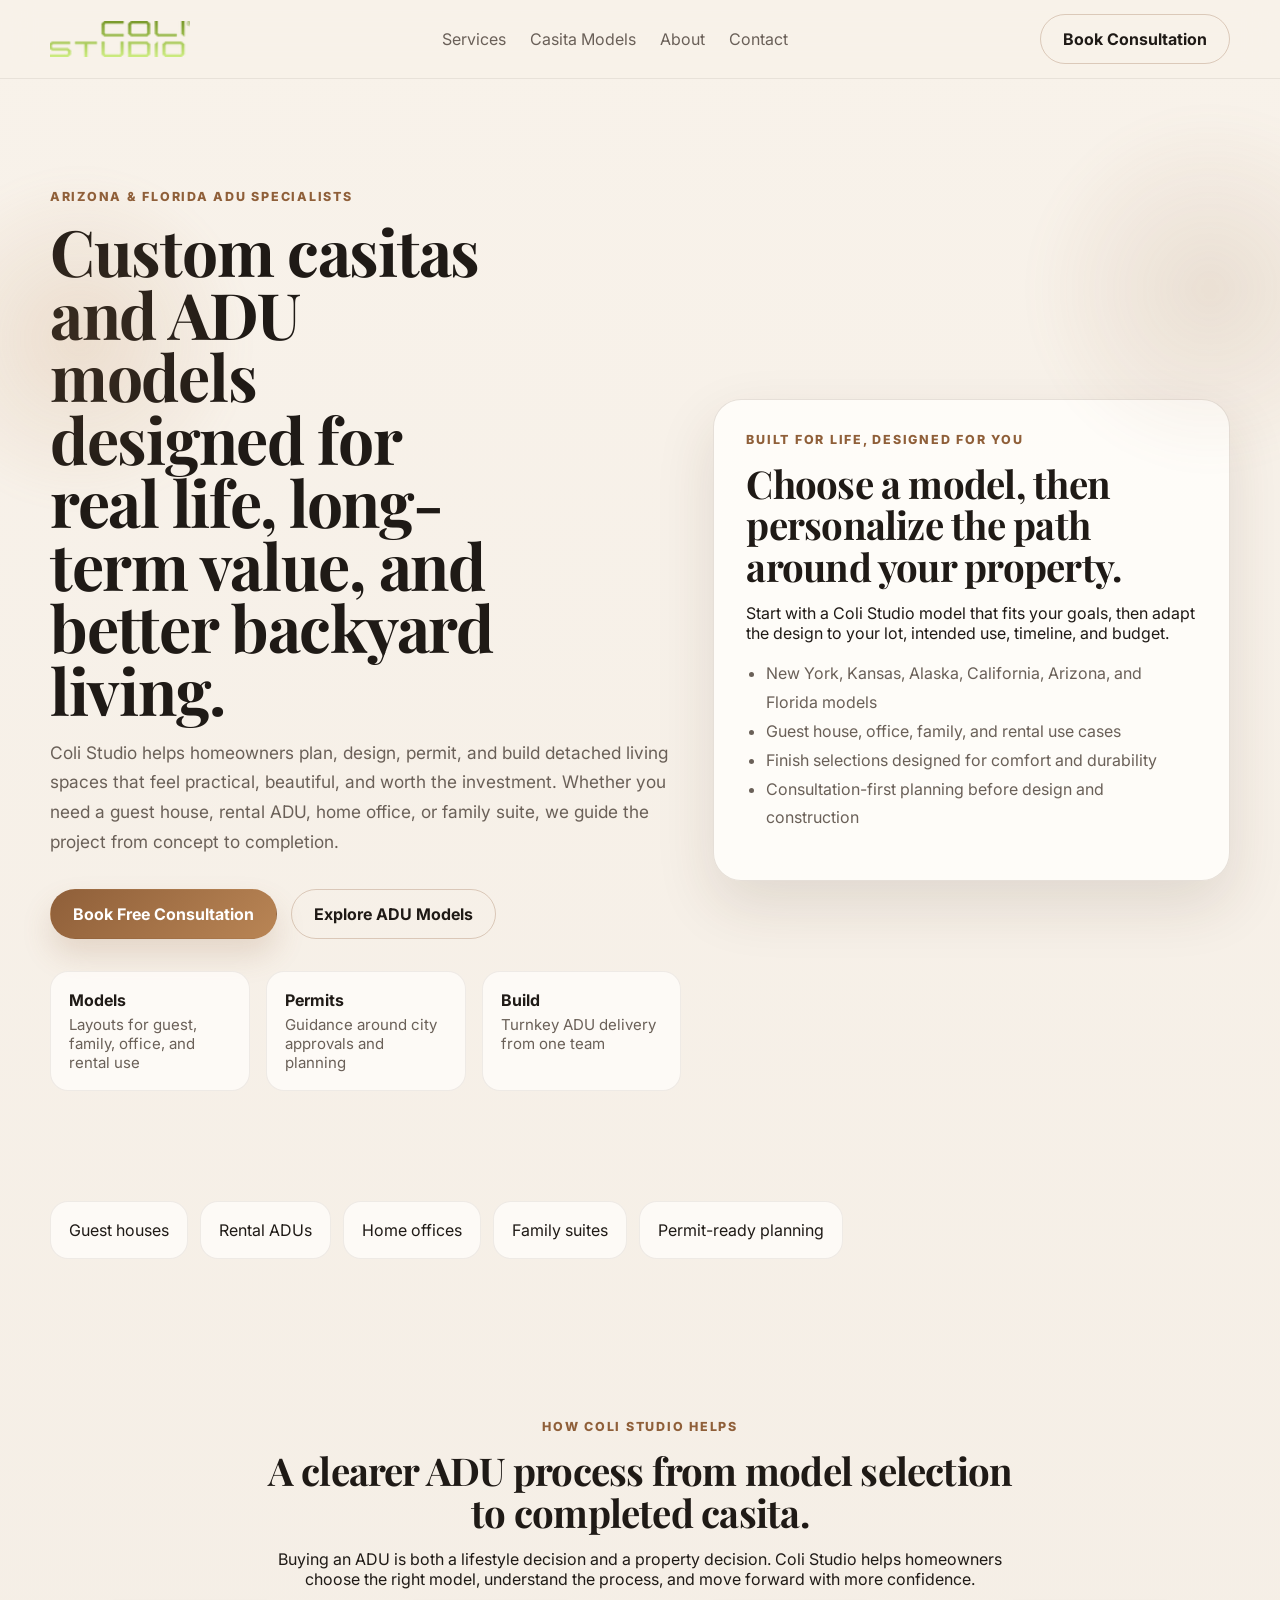
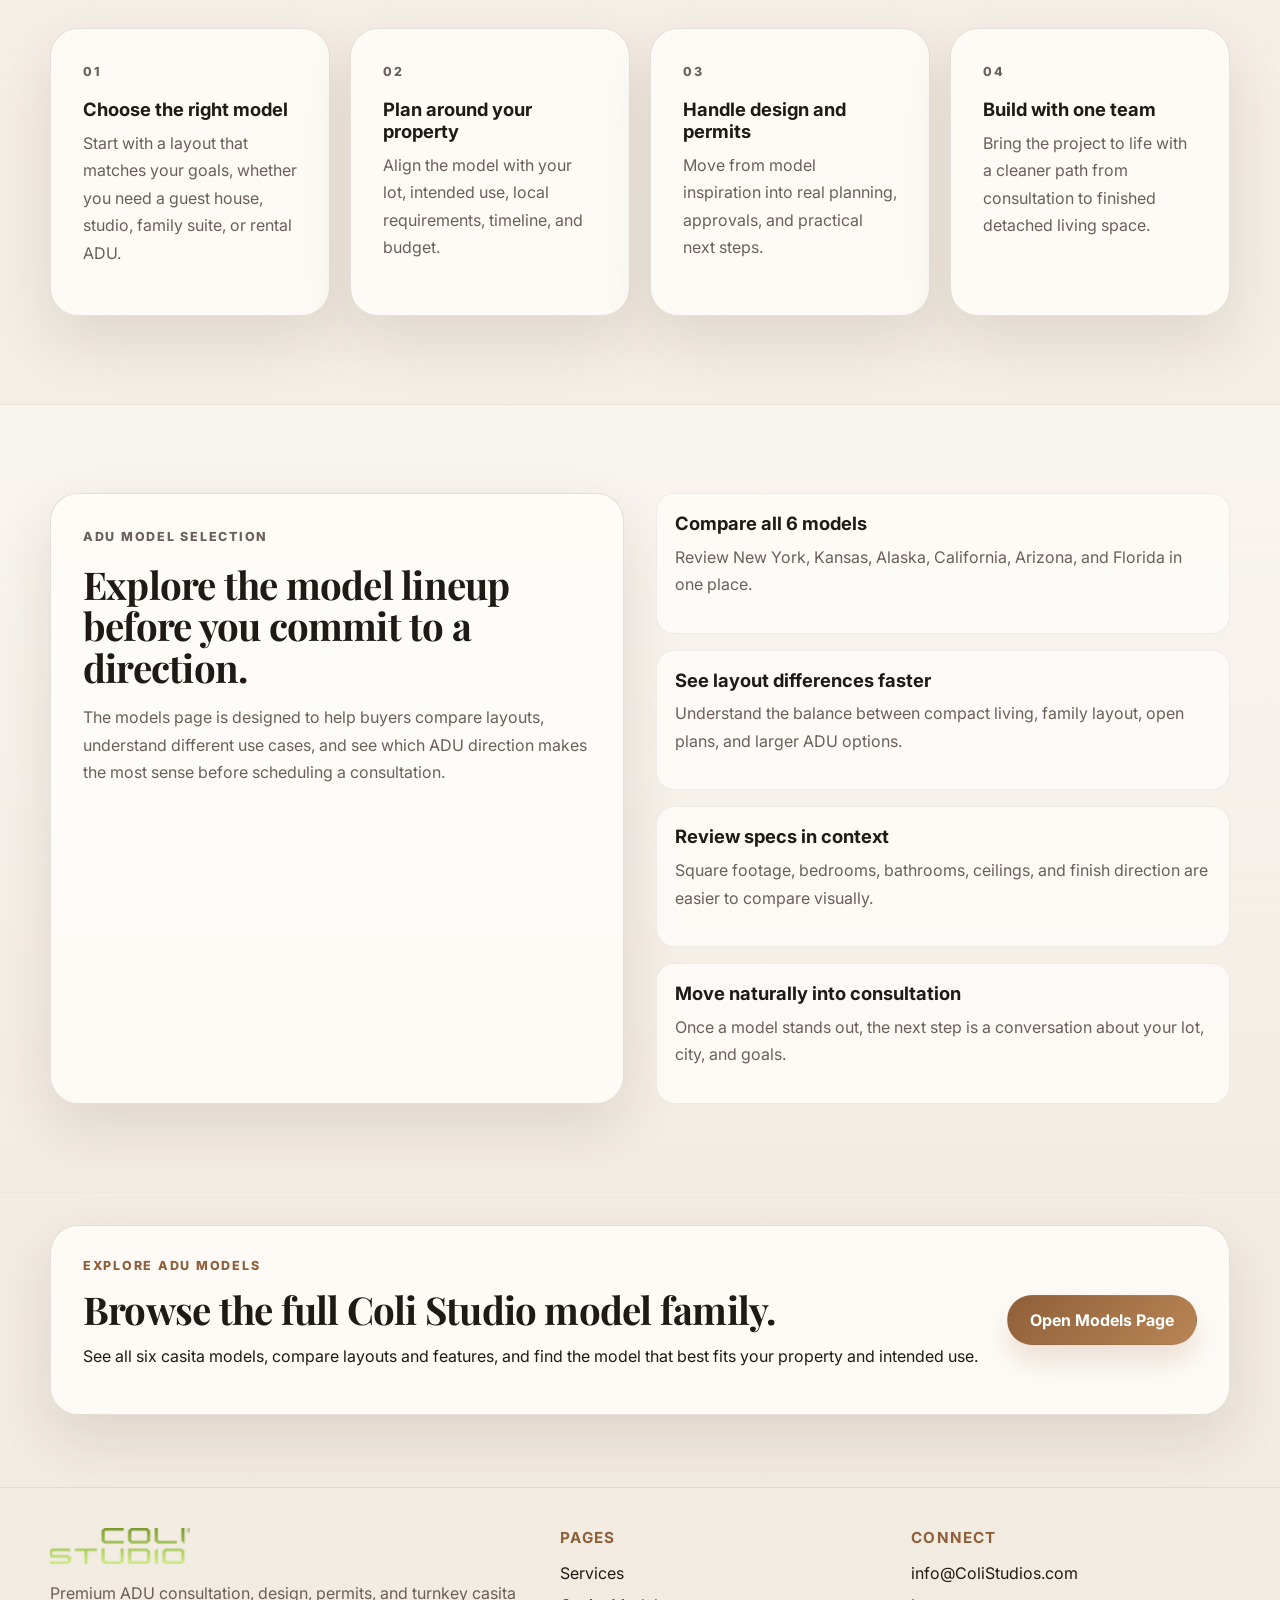
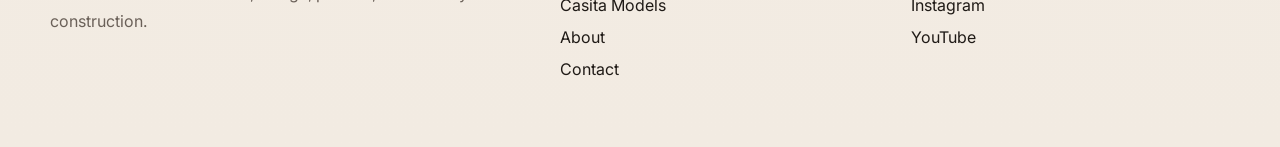
<file: index.html>
<!DOCTYPE html>
<html lang="en">
  <head>
    <meta charset="UTF-8" />
    <meta name="viewport" content="width=device-width, initial-scale=1.0" />
    <title>Coli Studio | Premium ADU Design, Permits & Casita Construction</title>
    <meta name="description" content="Coli Studio designs and builds custom casitas and ADUs in Arizona and Florida, from consultation and permits to turnkey construction." />
    <link rel="icon" type="image/png" href="assets/favicon.png" />
    <link rel="preconnect" href="https://fonts.googleapis.com" />
    <link rel="preconnect" href="https://fonts.gstatic.com" crossorigin />
    <link href="https://fonts.googleapis.com/css2?family=Inter:wght@400;500;600;700;800&family=Playfair+Display:wght@600;700&display=swap" rel="stylesheet" />
    <link rel="stylesheet" href="styles.css" />
  </head>
  <body>
    <header class="site-header">
      <div class="container nav">
        <a class="brand" href="index.html"><img src="assets/logo.png" alt="Coli Studio logo" /></a>
        <nav class="nav-links" aria-label="Primary navigation">
          <a href="services.html">Services</a>
          <a href="models.html">Casita Models</a>
          <a href="about.html">About</a>
          <a href="contact.html">Contact</a>
        </nav>
        <a class="button button-outline" href="https://www.coli-studio.com/booking-calendar/information-appointment">Book Consultation</a>
      </div>
    </header>

    <main>
      <section class="hero home-hero">
        <div class="hero-glow hero-glow-left"></div>
        <div class="hero-glow hero-glow-right"></div>
        <div class="container hero-grid">
          <div class="hero-copy">
            <p class="eyebrow">Arizona & Florida ADU specialists</p>
            <h1>Custom casitas and ADU models designed for real life, long-term value, and better backyard living.</h1>
            <p class="hero-text large">
              Coli Studio helps homeowners plan, design, permit, and build detached living spaces
              that feel practical, beautiful, and worth the investment. Whether you need a guest
              house, rental ADU, home office, or family suite, we guide the project from concept to completion.
            </p>
            <div class="hero-actions">
              <a class="button" href="https://www.coli-studio.com/booking-calendar/information-appointment">Book Free Consultation</a>
              <a class="button button-outline" href="models.html">Explore ADU Models</a>
            </div>
            <div class="trust-strip">
              <div><strong>Models</strong><span>Layouts for guest, family, office, and rental use</span></div>
              <div><strong>Permits</strong><span>Guidance around city approvals and planning</span></div>
              <div><strong>Build</strong><span>Turnkey ADU delivery from one team</span></div>
            </div>
          </div>
          <div class="hero-panel glow-card architectural-panel">
            <div class="panel-label">Built for life, designed for you</div>
            <h2>Choose a model, then personalize the path around your property.</h2>
            <p>Start with a Coli Studio model that fits your goals, then adapt the design to your lot, intended use, timeline, and budget.</p>
            <ul>
              <li>New York, Kansas, Alaska, California, Arizona, and Florida models</li>
              <li>Guest house, office, family, and rental use cases</li>
              <li>Finish selections designed for comfort and durability</li>
              <li>Consultation-first planning before design and construction</li>
            </ul>
          </div>
        </div>
      </section>

      <section class="section section-tight">
        <div class="container logo-strip">
          <span>Guest houses</span>
          <span>Rental ADUs</span>
          <span>Home offices</span>
          <span>Family suites</span>
          <span>Permit-ready planning</span>
        </div>
      </section>

      <section class="section">
        <div class="container">
          <div class="section-heading narrow center-text">
            <p class="eyebrow">How Coli Studio helps</p>
            <h2>A clearer ADU process from model selection to completed casita.</h2>
            <p>Buying an ADU is both a lifestyle decision and a property decision. Coli Studio helps homeowners choose the right model, understand the process, and move forward with more confidence.</p>
          </div>
          <div class="card-grid four-up">
            <article class="service-card glow-card"><p class="card-kicker">01</p><h3>Choose the right model</h3><p>Start with a layout that matches your goals, whether you need a guest house, studio, family suite, or rental ADU.</p></article>
            <article class="service-card glow-card"><p class="card-kicker">02</p><h3>Plan around your property</h3><p>Align the model with your lot, intended use, local requirements, timeline, and budget.</p></article>
            <article class="service-card glow-card"><p class="card-kicker">03</p><h3>Handle design and permits</h3><p>Move from model inspiration into real planning, approvals, and practical next steps.</p></article>
            <article class="service-card glow-card"><p class="card-kicker">04</p><h3>Build with one team</h3><p>Bring the project to life with a cleaner path from consultation to finished detached living space.</p></article>
          </div>
        </div>
      </section>

      <section class="section section-contrast">
        <div class="container two-col emphasis-grid">
          <div class="glow-card statement-card">
            <p class="eyebrow">ADU model selection</p>
            <h2>Explore the model lineup before you commit to a direction.</h2>
            <p>The models page is designed to help buyers compare layouts, understand different use cases, and see which ADU direction makes the most sense before scheduling a consultation.</p>
          </div>
          <div class="benefits-list">
            <div class="benefit-item"><h3>Compare all 6 models</h3><p>Review New York, Kansas, Alaska, California, Arizona, and Florida in one place.</p></div>
            <div class="benefit-item"><h3>See layout differences faster</h3><p>Understand the balance between compact living, family layout, open plans, and larger ADU options.</p></div>
            <div class="benefit-item"><h3>Review specs in context</h3><p>Square footage, bedrooms, bathrooms, ceilings, and finish direction are easier to compare visually.</p></div>
            <div class="benefit-item"><h3>Move naturally into consultation</h3><p>Once a model stands out, the next step is a conversation about your lot, city, and goals.</p></div>
          </div>
        </div>
      </section>

      <section class="section section-tight">
        <div class="container cta-band glow-card">
          <div>
            <p class="eyebrow">Explore ADU models</p>
            <h2>Browse the full Coli Studio model family.</h2>
            <p>See all six casita models, compare layouts and features, and find the model that best fits your property and intended use.</p>
          </div>
          <a class="button" href="models.html">Open Models Page</a>
        </div>
      </section>
    </main>

    <footer class="site-footer">
      <div class="container footer-grid">
        <div>
          <div class="brand footer-brand"><img src="assets/logo.png" alt="Coli Studio logo" /></div>
          <p>Premium ADU consultation, design, permits, and turnkey casita construction.</p>
        </div>
        <div>
          <h3>Pages</h3>
          <a href="services.html">Services</a>
          <a href="models.html">Casita Models</a>
          <a href="about.html">About</a>
          <a href="contact.html">Contact</a>
        </div>
        <div>
          <h3>Connect</h3>
          <a href="mailto:info@ColiStudios.com">info@ColiStudios.com</a>
          <a href="https://www.instagram.com/coli__studio/">Instagram</a>
          <a href="https://www.youtube.com/@ColiStudios">YouTube</a>
        </div>
      </div>
    </footer>
  </body>
</html>
</file>
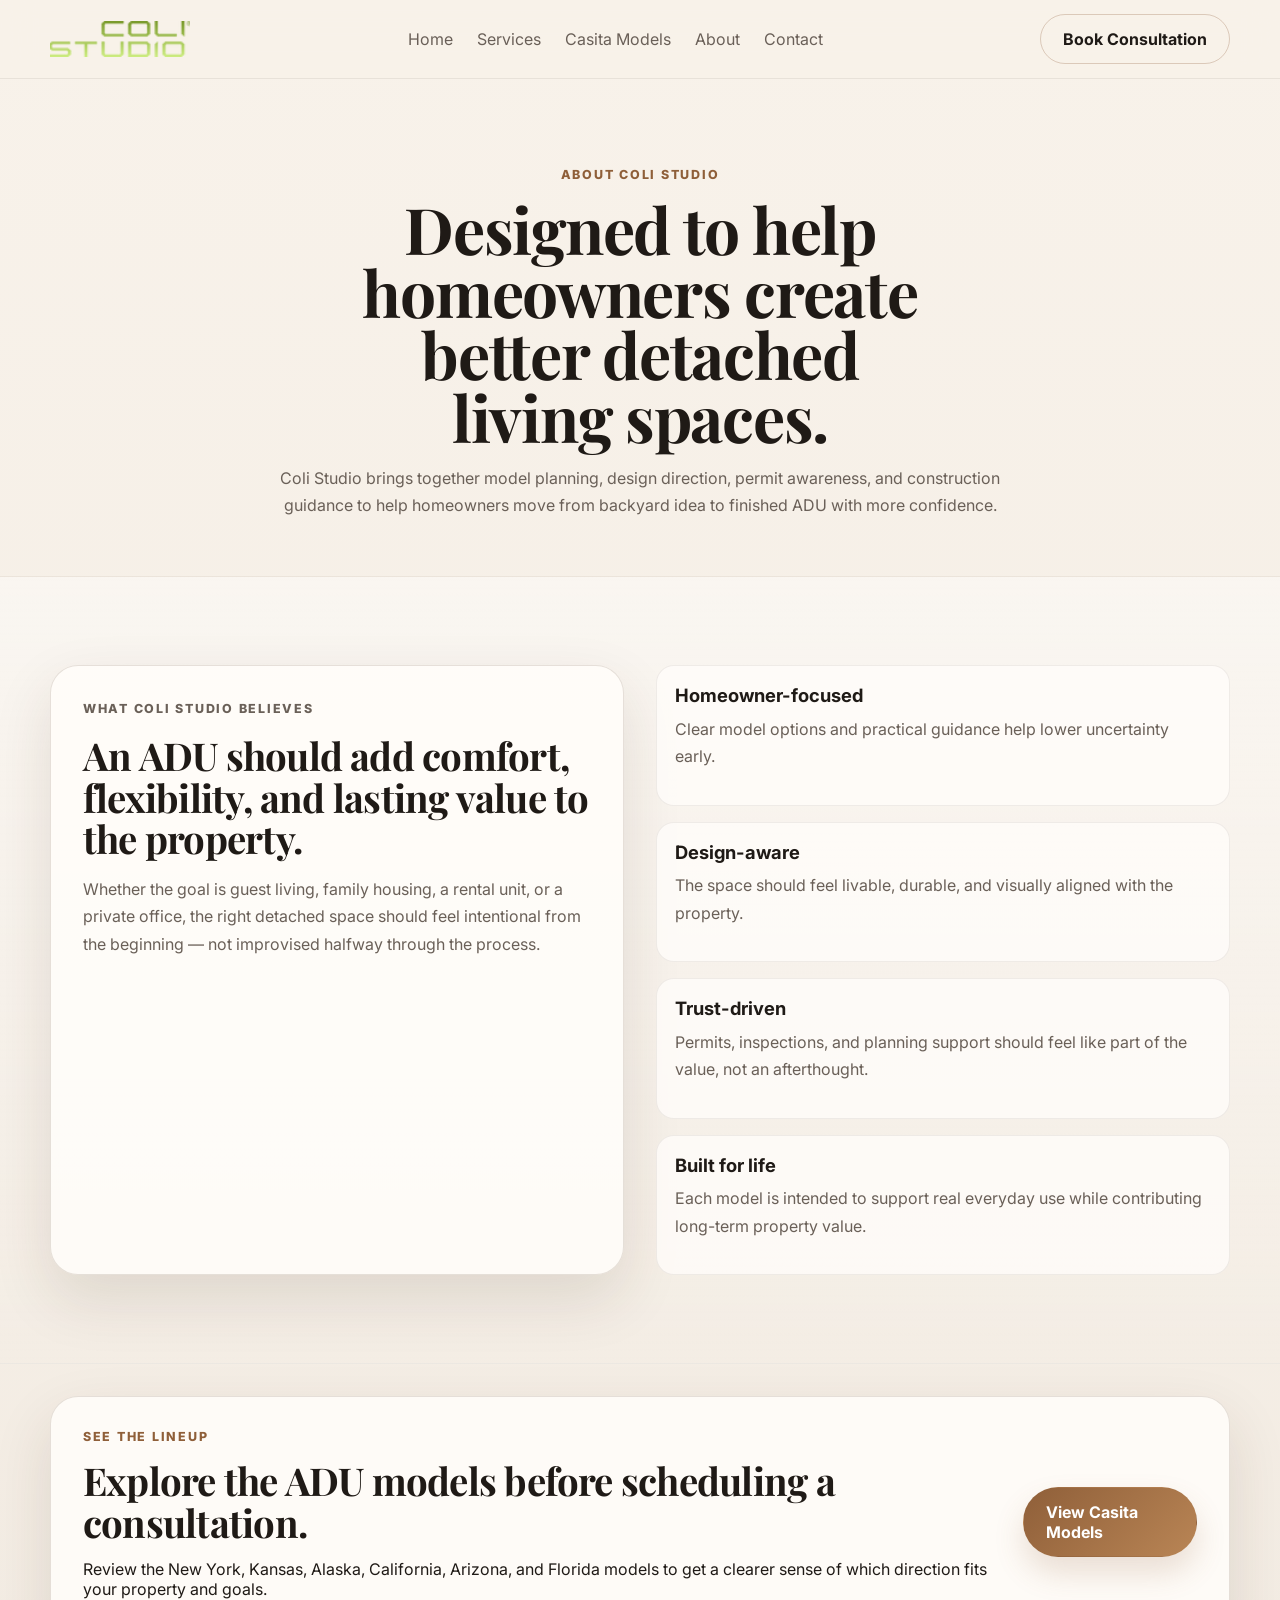
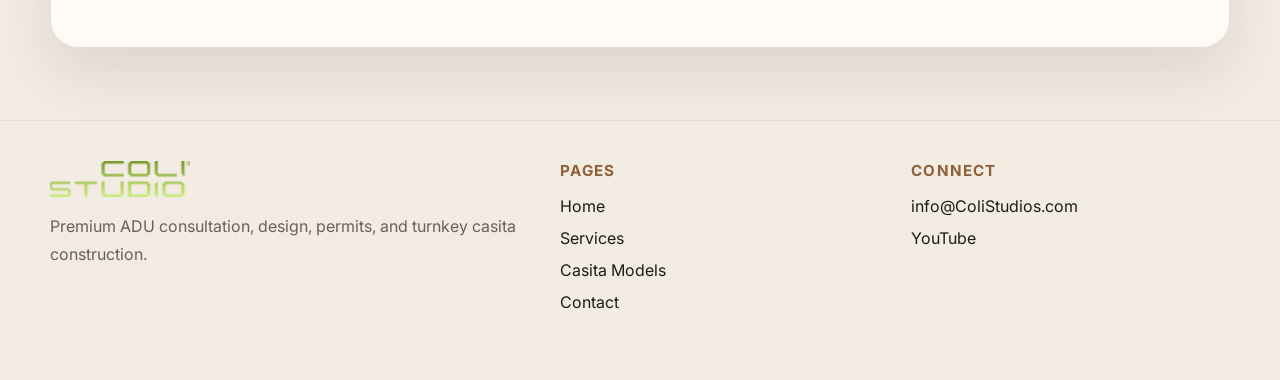
<file: about.html>
<!DOCTYPE html>
<html lang="en">
  <head>
    <meta charset="UTF-8" />
    <meta name="viewport" content="width=device-width, initial-scale=1.0" />
    <title>About | Coli Studio</title>
    <meta name="description" content="About Coli Studio and its approach to premium ADU and casita development." />
    <link rel="icon" type="image/png" href="assets/favicon.png" />
    <link rel="preconnect" href="https://fonts.googleapis.com" />
    <link rel="preconnect" href="https://fonts.gstatic.com" crossorigin />
    <link href="https://fonts.googleapis.com/css2?family=Inter:wght@400;500;600;700;800&family=Playfair+Display:wght@600;700&display=swap" rel="stylesheet" />
    <link rel="stylesheet" href="styles.css" />
  </head>
  <body>
    <header class="site-header">
      <div class="container nav">
        <a class="brand" href="index.html"><img src="assets/logo.png" alt="Coli Studio logo" /></a>
        <nav class="nav-links">
          <a href="index.html">Home</a>
          <a href="services.html">Services</a>
          <a href="models.html">Casita Models</a>
          <a href="about.html">About</a>
          <a href="contact.html">Contact</a>
        </nav>
        <a class="button button-outline" href="https://www.coli-studio.com/booking-calendar/information-appointment">Book Consultation</a>
      </div>
    </header>

    <main>
      <section class="page-hero section">
        <div class="container narrow center-text">
          <p class="eyebrow">About Coli Studio</p>
          <h1 class="page-title">Designed to help homeowners create better detached living spaces.</h1>
          <p class="hero-text centered">Coli Studio brings together model planning, design direction, permit awareness, and construction guidance to help homeowners move from backyard idea to finished ADU with more confidence.</p>
        </div>
      </section>

      <section class="section section-contrast">
        <div class="container two-col">
          <div class="glow-card statement-card">
            <p class="eyebrow">What Coli Studio believes</p>
            <h2>An ADU should add comfort, flexibility, and lasting value to the property.</h2>
            <p>Whether the goal is guest living, family housing, a rental unit, or a private office, the right detached space should feel intentional from the beginning — not improvised halfway through the process.</p>
          </div>
          <div class="benefits-list">
            <div class="benefit-item"><h3>Homeowner-focused</h3><p>Clear model options and practical guidance help lower uncertainty early.</p></div>
            <div class="benefit-item"><h3>Design-aware</h3><p>The space should feel livable, durable, and visually aligned with the property.</p></div>
            <div class="benefit-item"><h3>Trust-driven</h3><p>Permits, inspections, and planning support should feel like part of the value, not an afterthought.</p></div>
            <div class="benefit-item"><h3>Built for life</h3><p>Each model is intended to support real everyday use while contributing long-term property value.</p></div>
          </div>
        </div>
      </section>

      <section class="section section-tight">
        <div class="container cta-band glow-card">
          <div>
            <p class="eyebrow">See the lineup</p>
            <h2>Explore the ADU models before scheduling a consultation.</h2>
            <p>Review the New York, Kansas, Alaska, California, Arizona, and Florida models to get a clearer sense of which direction fits your property and goals.</p>
          </div>
          <a class="button" href="models.html">View Casita Models</a>
        </div>
      </section>
    </main>

    <footer class="site-footer">
      <div class="container footer-grid">
        <div>
          <div class="brand footer-brand"><img src="assets/logo.png" alt="Coli Studio logo" /></div>
          <p>Premium ADU consultation, design, permits, and turnkey casita construction.</p>
        </div>
        <div>
          <h3>Pages</h3>
          <a href="index.html">Home</a>
          <a href="services.html">Services</a>
          <a href="models.html">Casita Models</a>
          <a href="contact.html">Contact</a>
        </div>
        <div>
          <h3>Connect</h3>
          <a href="mailto:info@ColiStudios.com">info@ColiStudios.com</a>
          <a href="https://www.youtube.com/@ColiStudios">YouTube</a>
        </div>
      </div>
    </footer>
  </body>
</html>
</file>
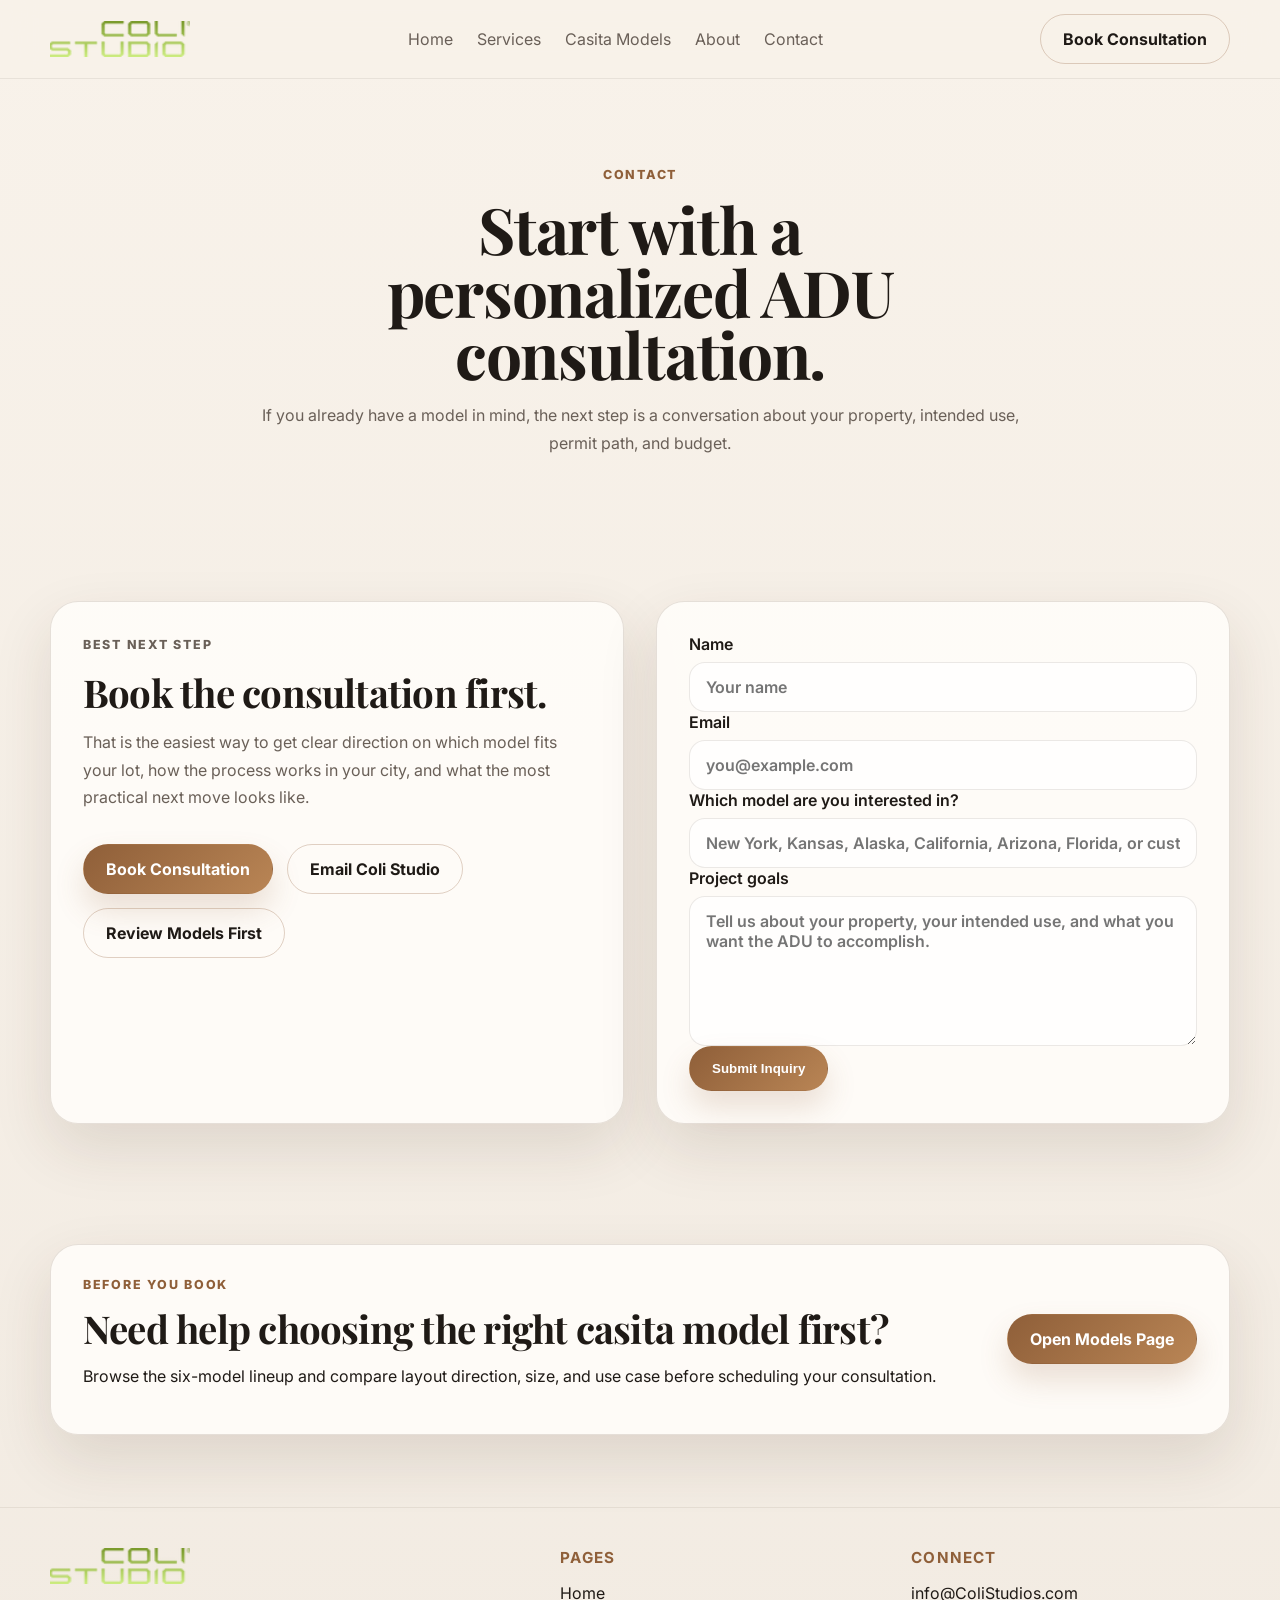
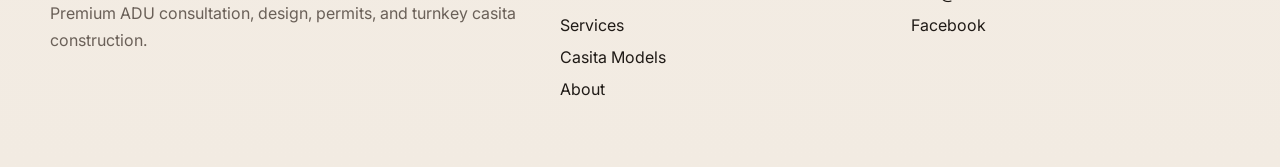
<file: contact.html>
<!DOCTYPE html>
<html lang="en">
  <head>
    <meta charset="UTF-8" />
    <meta name="viewport" content="width=device-width, initial-scale=1.0" />
    <title>Contact | Coli Studio</title>
    <meta name="description" content="Contact Coli Studio for a personalized ADU consultation." />
    <link rel="icon" type="image/png" href="assets/favicon.png" />
    <link rel="preconnect" href="https://fonts.googleapis.com" />
    <link rel="preconnect" href="https://fonts.gstatic.com" crossorigin />
    <link href="https://fonts.googleapis.com/css2?family=Inter:wght@400;500;600;700;800&family=Playfair+Display:wght@600;700&display=swap" rel="stylesheet" />
    <link rel="stylesheet" href="styles.css" />
  </head>
  <body>
    <header class="site-header">
      <div class="container nav">
        <a class="brand" href="index.html"><img src="assets/logo.png" alt="Coli Studio logo" /></a>
        <nav class="nav-links">
          <a href="index.html">Home</a>
          <a href="services.html">Services</a>
          <a href="models.html">Casita Models</a>
          <a href="about.html">About</a>
          <a href="contact.html">Contact</a>
        </nav>
        <a class="button button-outline" href="https://www.coli-studio.com/booking-calendar/information-appointment">Book Consultation</a>
      </div>
    </header>

    <main>
      <section class="page-hero section">
        <div class="container narrow center-text">
          <p class="eyebrow">Contact</p>
          <h1 class="page-title">Start with a personalized ADU consultation.</h1>
          <p class="hero-text centered">If you already have a model in mind, the next step is a conversation about your property, intended use, permit path, and budget.</p>
        </div>
      </section>

      <section class="section">
        <div class="container two-col">
          <div class="glow-card statement-card">
            <p class="eyebrow">Best next step</p>
            <h2>Book the consultation first.</h2>
            <p>That is the easiest way to get clear direction on which model fits your lot, how the process works in your city, and what the most practical next move looks like.</p>
            <div class="contact-actions-list">
              <a class="button" href="https://www.coli-studio.com/booking-calendar/information-appointment">Book Consultation</a>
              <a class="button button-outline" href="mailto:info@ColiStudios.com">Email Coli Studio</a>
              <a class="button button-outline" href="models.html">Review Models First</a>
            </div>
          </div>

          <form class="contact-card glow-card">
            <label>Name<input type="text" placeholder="Your name" /></label>
            <label>Email<input type="email" placeholder="you@example.com" /></label>
            <label>Which model are you interested in?
              <input type="text" placeholder="New York, Kansas, Alaska, California, Arizona, Florida, or custom" />
            </label>
            <label>Project goals<textarea rows="6" placeholder="Tell us about your property, your intended use, and what you want the ADU to accomplish."></textarea></label>
            <button type="button" class="button">Submit Inquiry</button>
          </form>
        </div>
      </section>

      <section class="section section-tight">
        <div class="container cta-band glow-card">
          <div>
            <p class="eyebrow">Before you book</p>
            <h2>Need help choosing the right casita model first?</h2>
            <p>Browse the six-model lineup and compare layout direction, size, and use case before scheduling your consultation.</p>
          </div>
          <a class="button" href="models.html">Open Models Page</a>
        </div>
      </section>
    </main>

    <footer class="site-footer">
      <div class="container footer-grid">
        <div>
          <div class="brand footer-brand"><img src="assets/logo.png" alt="Coli Studio logo" /></div>
          <p>Premium ADU consultation, design, permits, and turnkey casita construction.</p>
        </div>
        <div>
          <h3>Pages</h3>
          <a href="index.html">Home</a>
          <a href="services.html">Services</a>
          <a href="models.html">Casita Models</a>
          <a href="about.html">About</a>
        </div>
        <div>
          <h3>Connect</h3>
          <a href="mailto:info@ColiStudios.com">info@ColiStudios.com</a>
          <a href="https://www.facebook.com/profile.php?id=61563594436862">Facebook</a>
        </div>
      </div>
    </footer>
  </body>
</html>
</file>
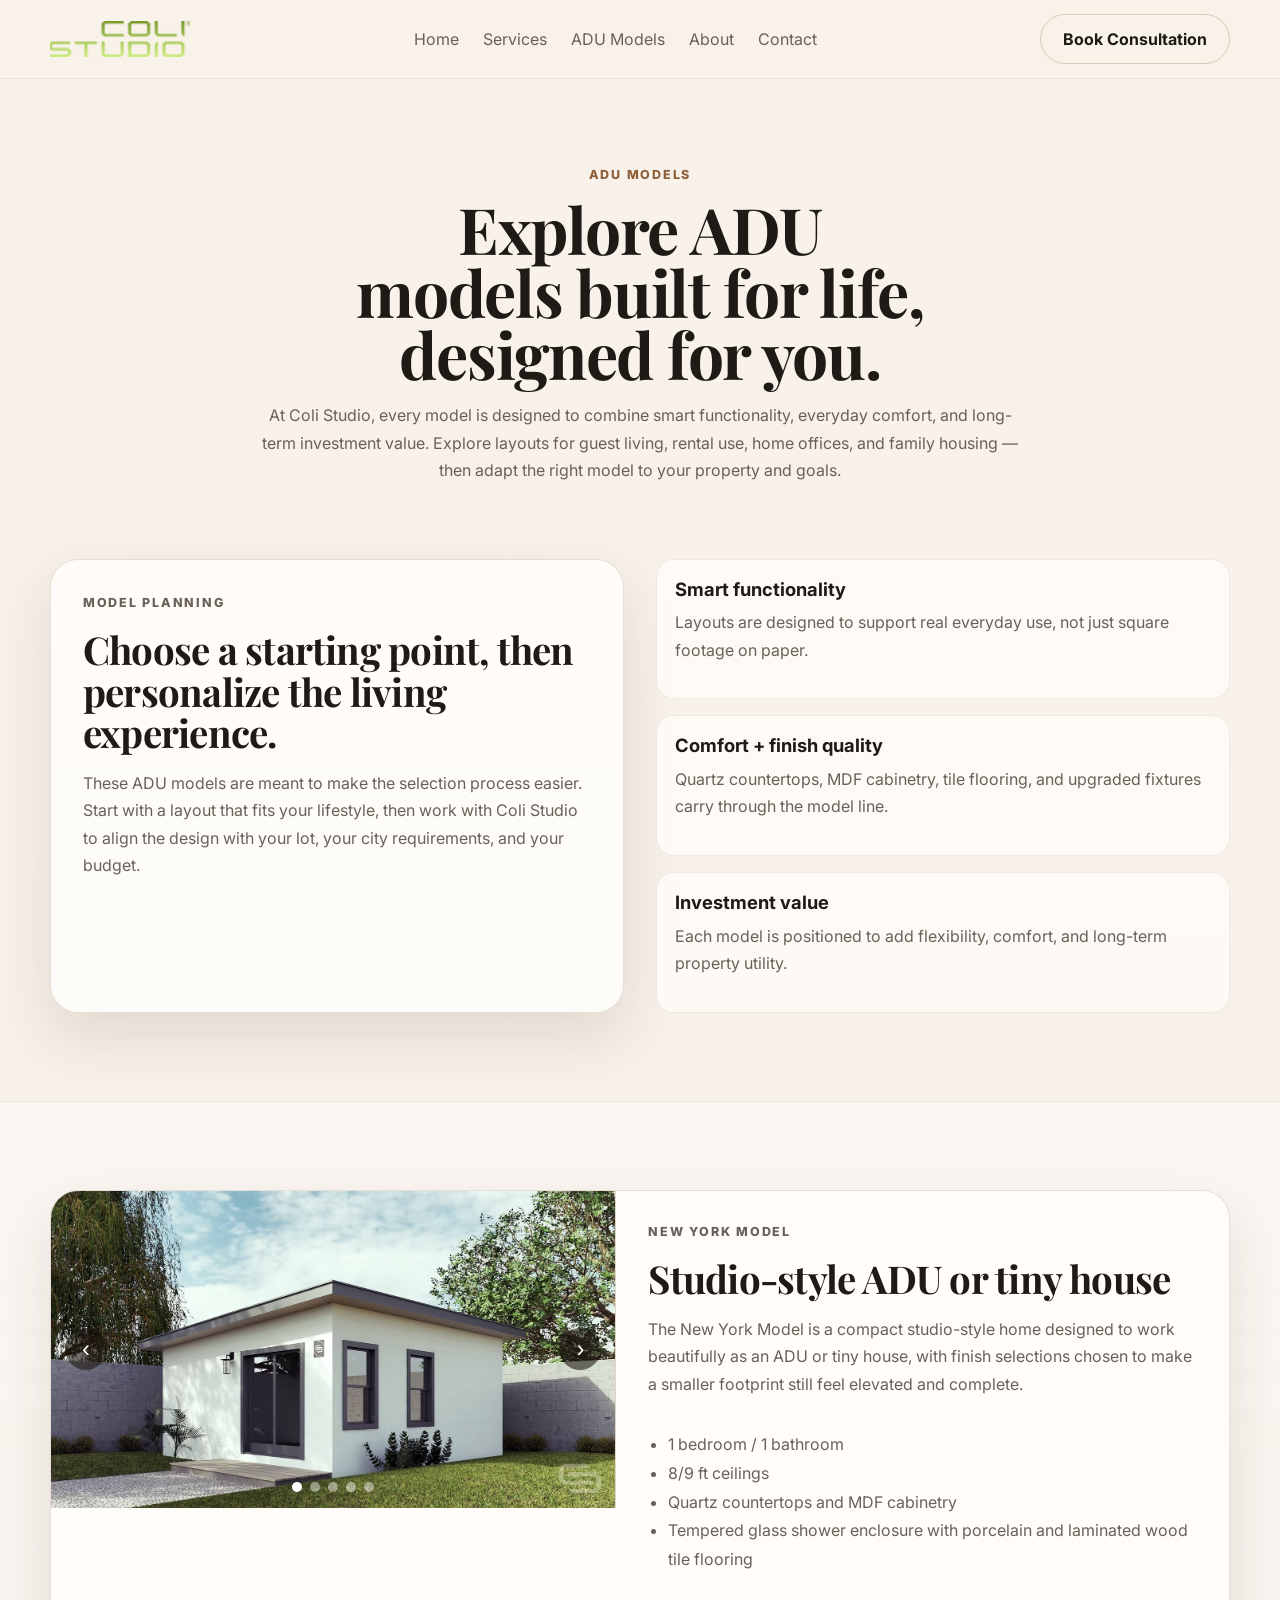
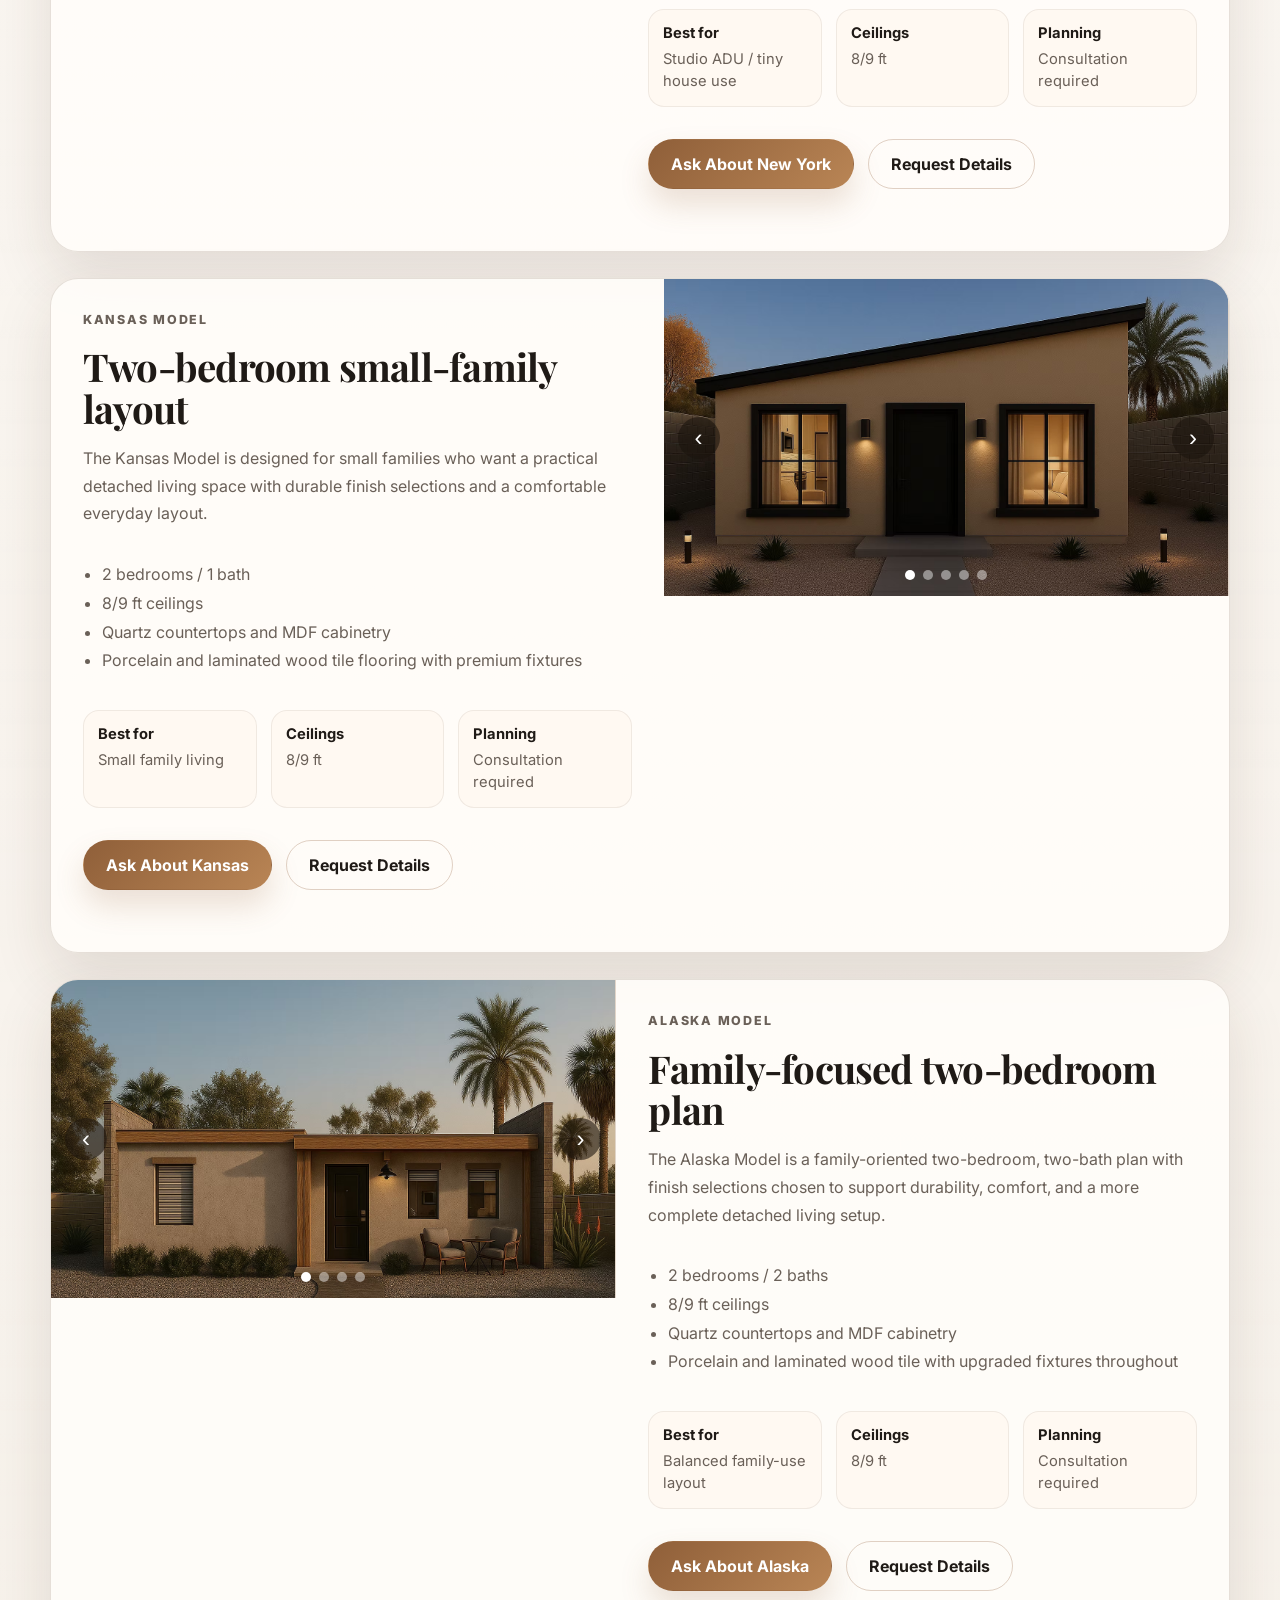
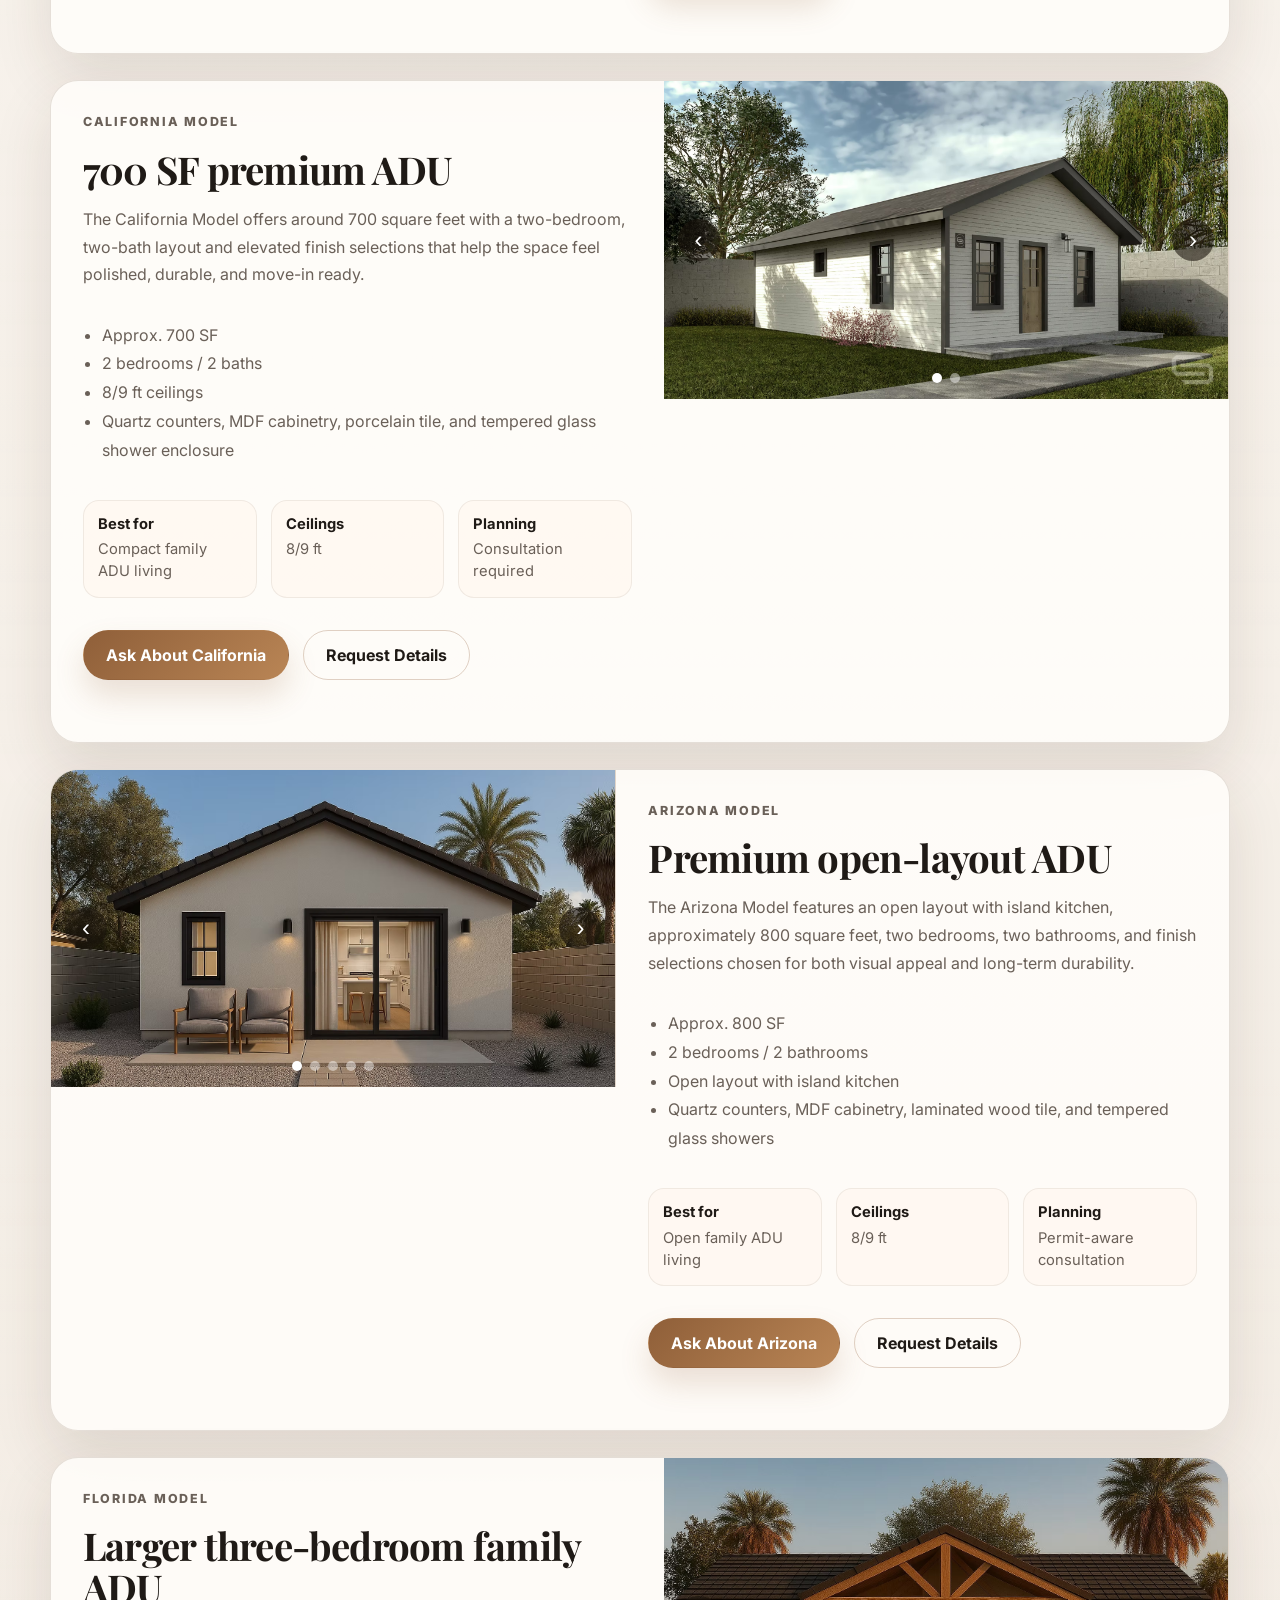
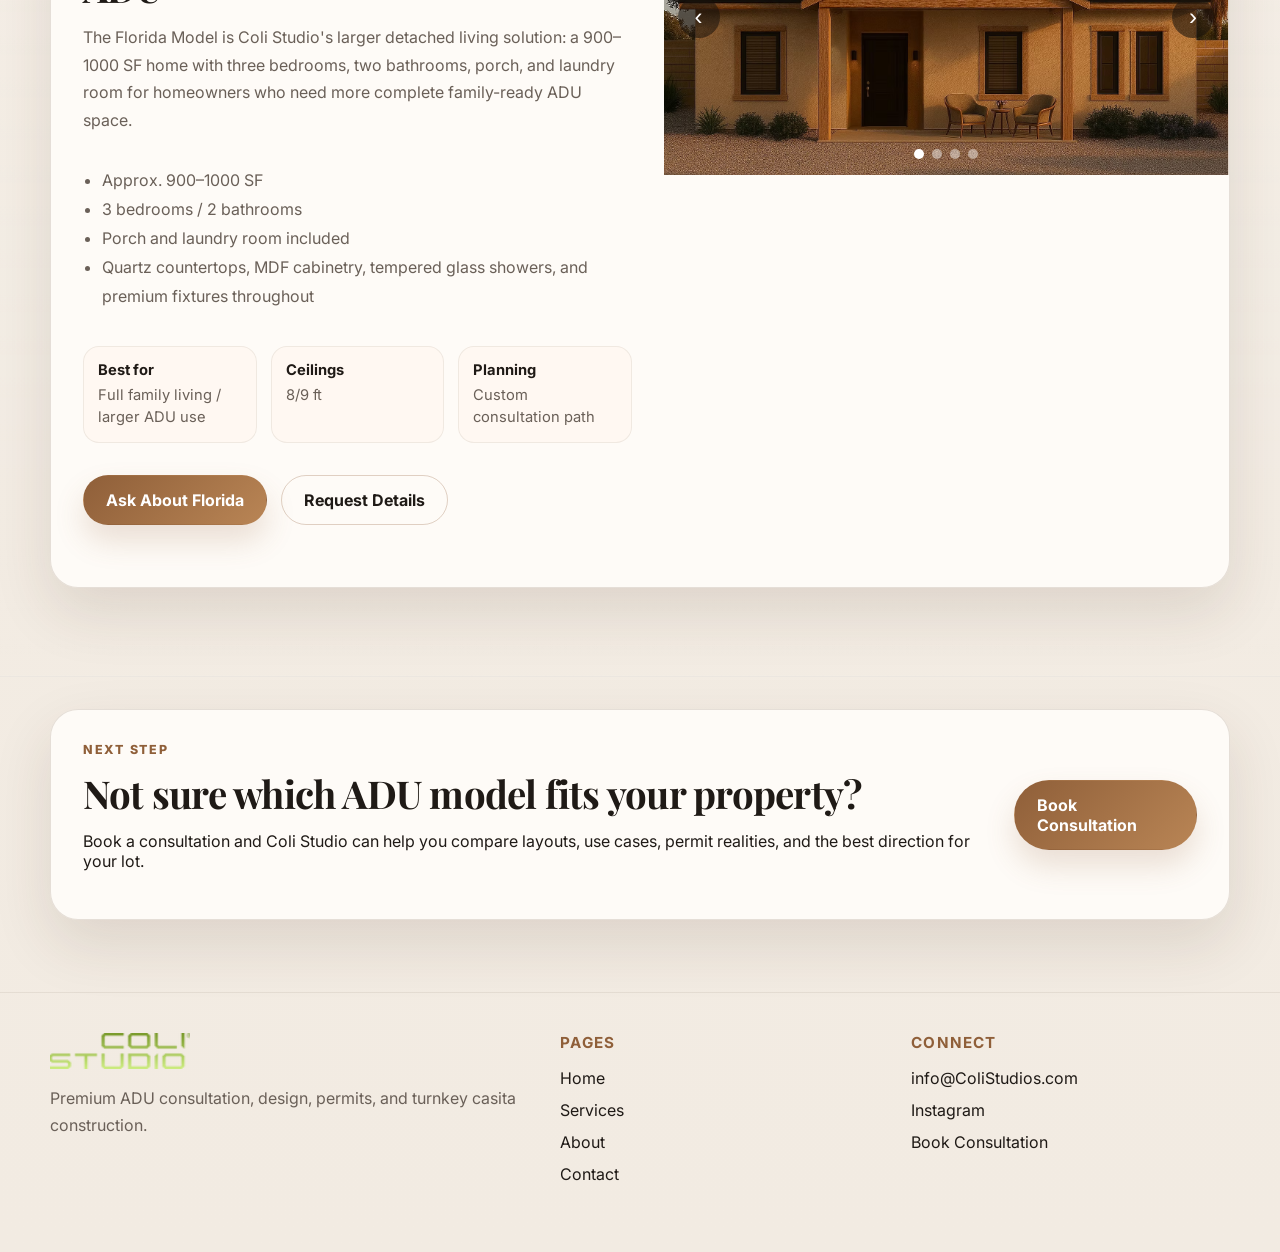
<file: models.html>
<!DOCTYPE html>
<html lang="en">
  <head>
    <meta charset="UTF-8" />
    <meta name="viewport" content="width=device-width, initial-scale=1.0" />
    <title>ADU Models | Coli Studio</title>
    <meta name="description" content="Explore Coli Studio ADU and casita models for guest houses, rental units, and backyard studios in Arizona and Florida." />
    <link rel="icon" type="image/png" href="assets/favicon.png" />
    <link rel="preconnect" href="https://fonts.googleapis.com" />
    <link rel="preconnect" href="https://fonts.gstatic.com" crossorigin />
    <link href="https://fonts.googleapis.com/css2?family=Inter:wght@400;500;600;700;800&family=Playfair+Display:wght@600;700&display=swap" rel="stylesheet" />
    <link rel="stylesheet" href="styles.css" />
  </head>
  <body>
    <header class="site-header">
      <div class="container nav">
        <a class="brand" href="index.html"><img src="assets/logo.png" alt="Coli Studio logo" /></a>
        <nav class="nav-links" aria-label="Primary navigation">
          <a href="index.html">Home</a>
          <a href="services.html">Services</a>
          <a href="models.html">ADU Models</a>
          <a href="about.html">About</a>
          <a href="contact.html">Contact</a>
        </nav>
        <a class="button button-outline" href="https://www.coli-studio.com/booking-calendar/information-appointment">Book Consultation</a>
      </div>
    </header>

    <main>
      <section class="page-hero section">
        <div class="container narrow center-text">
          <p class="eyebrow">ADU models</p>
          <h1 class="page-title">Explore ADU models built for life, designed for you.</h1>
          <p class="hero-text centered">At Coli Studio, every model is designed to combine smart functionality, everyday comfort, and long-term investment value. Explore layouts for guest living, rental use, home offices, and family housing — then adapt the right model to your property and goals.</p>
        </div>
      </section>

      <section class="section models-intro-section">
        <div class="container two-col intro-split">
          <div class="glow-card statement-card">
            <p class="eyebrow">Model planning</p>
            <h2>Choose a starting point, then personalize the living experience.</h2>
            <p>These ADU models are meant to make the selection process easier. Start with a layout that fits your lifestyle, then work with Coli Studio to align the design with your lot, your city requirements, and your budget.</p>
          </div>
          <div class="benefits-list">
            <div class="benefit-item"><h3>Smart functionality</h3><p>Layouts are designed to support real everyday use, not just square footage on paper.</p></div>
            <div class="benefit-item"><h3>Comfort + finish quality</h3><p>Quartz countertops, MDF cabinetry, tile flooring, and upgraded fixtures carry through the model line.</p></div>
            <div class="benefit-item"><h3>Investment value</h3><p>Each model is positioned to add flexibility, comfort, and long-term property utility.</p></div>
          </div>
        </div>
      </section>

      <section class="section section-contrast public-models-section">
        <div class="container public-model-grid">
          <article class="public-model-row glow-card">
            <div class="model-media-card">
              <div class="model-carousel" data-autoplay="4200">
                <div class="carousel-track">
                  <img src="assets/models/new-york/1.jpg" alt="New York Model exterior" class="model-main-image" />
                  <img src="assets/models/new-york/2.jpg" alt="New York Model floor plan" />
                  <img src="assets/models/new-york/3.jpg" alt="New York Model kitchen" />
                  <img src="assets/models/new-york/4.jpg" alt="New York Model bedroom" />
                  <img src="assets/models/new-york/5.jpg" alt="New York Model interior living area" />
                </div>
                <button class="carousel-btn prev" type="button" aria-label="Previous image">‹</button>
                <button class="carousel-btn next" type="button" aria-label="Next image">›</button>
                <div class="carousel-dots"></div>
              </div>
            </div>
            <div class="public-model-copy">
              <p class="card-kicker">New York Model</p>
              <h2>Studio-style ADU or tiny house</h2>
              <p>The New York Model is a compact studio-style home designed to work beautifully as an ADU or tiny house, with finish selections chosen to make a smaller footprint still feel elevated and complete.</p>
              <ul class="feature-list">
                <li>1 bedroom / 1 bathroom</li>
                <li>8/9 ft ceilings</li>
                <li>Quartz countertops and MDF cabinetry</li>
                <li>Tempered glass shower enclosure with porcelain and laminated wood tile flooring</li>
              </ul>
              <div class="model-meta-grid">
                <div><strong>Best for</strong><span>Studio ADU / tiny house use</span></div>
                <div><strong>Ceilings</strong><span>8/9 ft</span></div>
                <div><strong>Planning</strong><span>Consultation required</span></div>
              </div>
              <div class="hero-actions compact-actions">
                <a class="button" href="https://www.coli-studio.com/booking-calendar/information-appointment">Ask About New York</a>
                <a class="button button-outline" href="contact.html">Request Details</a>
              </div>
            </div>
          </article>

          <article class="public-model-row glow-card reverse-row">
            <div class="model-media-card">
              <div class="model-carousel" data-autoplay="4500">
                <div class="carousel-track">
                  <img src="assets/models/kansas/1.avif" alt="Kansas Model exterior" class="model-main-image" />
                  <img src="assets/models/kansas/2.avif" alt="Kansas Model floor plan" />
                  <img src="assets/models/kansas/3.avif" alt="Kansas Model interior" />
                  <img src="assets/models/kansas/4.avif" alt="Kansas Model interior detail" />
                  <img src="assets/models/kansas/5.avif" alt="Kansas Model additional view" />
                </div>
                <button class="carousel-btn prev" type="button" aria-label="Previous image">‹</button>
                <button class="carousel-btn next" type="button" aria-label="Next image">›</button>
                <div class="carousel-dots"></div>
              </div>
            </div>
            <div class="public-model-copy">
              <p class="card-kicker">Kansas Model</p>
              <h2>Two-bedroom small-family layout</h2>
              <p>The Kansas Model is designed for small families who want a practical detached living space with durable finish selections and a comfortable everyday layout.</p>
              <ul class="feature-list">
                <li>2 bedrooms / 1 bath</li>
                <li>8/9 ft ceilings</li>
                <li>Quartz countertops and MDF cabinetry</li>
                <li>Porcelain and laminated wood tile flooring with premium fixtures</li>
              </ul>
              <div class="model-meta-grid">
                <div><strong>Best for</strong><span>Small family living</span></div>
                <div><strong>Ceilings</strong><span>8/9 ft</span></div>
                <div><strong>Planning</strong><span>Consultation required</span></div>
              </div>
              <div class="hero-actions compact-actions">
                <a class="button" href="https://www.coli-studio.com/booking-calendar/information-appointment">Ask About Kansas</a>
                <a class="button button-outline" href="contact.html">Request Details</a>
              </div>
            </div>
          </article>

          <article class="public-model-row glow-card">
            <div class="model-media-card">
              <div class="model-carousel" data-autoplay="4800">
                <div class="carousel-track">
                  <img src="assets/models/alaska/1.avif" alt="Alaska Model exterior" class="model-main-image" />
                  <img src="assets/models/alaska/2.avif" alt="Alaska Model secondary view" />
                  <img src="assets/models/alaska/3.avif" alt="Alaska Model floor plan or detail" />
                  <img src="assets/models/alaska/4.avif" alt="Alaska Model additional detail" />
                </div>
                <button class="carousel-btn prev" type="button" aria-label="Previous image">‹</button>
                <button class="carousel-btn next" type="button" aria-label="Next image">›</button>
                <div class="carousel-dots"></div>
              </div>
            </div>
            <div class="public-model-copy">
              <p class="card-kicker">Alaska Model</p>
              <h2>Family-focused two-bedroom plan</h2>
              <p>The Alaska Model is a family-oriented two-bedroom, two-bath plan with finish selections chosen to support durability, comfort, and a more complete detached living setup.</p>
              <ul class="feature-list">
                <li>2 bedrooms / 2 baths</li>
                <li>8/9 ft ceilings</li>
                <li>Quartz countertops and MDF cabinetry</li>
                <li>Porcelain and laminated wood tile with upgraded fixtures throughout</li>
              </ul>
              <div class="model-meta-grid">
                <div><strong>Best for</strong><span>Balanced family-use layout</span></div>
                <div><strong>Ceilings</strong><span>8/9 ft</span></div>
                <div><strong>Planning</strong><span>Consultation required</span></div>
              </div>
              <div class="hero-actions compact-actions">
                <a class="button" href="https://www.coli-studio.com/booking-calendar/information-appointment">Ask About Alaska</a>
                <a class="button button-outline" href="contact.html">Request Details</a>
              </div>
            </div>
          </article>

          <article class="public-model-row glow-card reverse-row">
            <div class="model-media-card">
              <div class="model-carousel" data-autoplay="4300">
                <div class="carousel-track">
                  <img src="assets/models/california/1.avif" alt="California Model exterior" class="model-main-image" />
                  <img src="assets/models/california/2.avif" alt="California Model secondary view" />
                </div>
                <button class="carousel-btn prev" type="button" aria-label="Previous image">‹</button>
                <button class="carousel-btn next" type="button" aria-label="Next image">›</button>
                <div class="carousel-dots"></div>
              </div>
            </div>
            <div class="public-model-copy">
              <p class="card-kicker">California Model</p>
              <h2>700 SF premium ADU</h2>
              <p>The California Model offers around 700 square feet with a two-bedroom, two-bath layout and elevated finish selections that help the space feel polished, durable, and move-in ready.</p>
              <ul class="feature-list">
                <li>Approx. 700 SF</li>
                <li>2 bedrooms / 2 baths</li>
                <li>8/9 ft ceilings</li>
                <li>Quartz counters, MDF cabinetry, porcelain tile, and tempered glass shower enclosure</li>
              </ul>
              <div class="model-meta-grid">
                <div><strong>Best for</strong><span>Compact family ADU living</span></div>
                <div><strong>Ceilings</strong><span>8/9 ft</span></div>
                <div><strong>Planning</strong><span>Consultation required</span></div>
              </div>
              <div class="hero-actions compact-actions">
                <a class="button" href="https://www.coli-studio.com/booking-calendar/information-appointment">Ask About California</a>
                <a class="button button-outline" href="contact.html">Request Details</a>
              </div>
            </div>
          </article>

          <article class="public-model-row glow-card">
            <div class="model-media-card">
              <div class="model-carousel" data-autoplay="4600">
                <div class="carousel-track">
                  <img src="assets/models/arizona/1.avif" alt="Arizona Model exterior" class="model-main-image" />
                  <img src="assets/models/arizona/2.avif" alt="Arizona Model floor plan or secondary view" />
                  <img src="assets/models/arizona/3.avif" alt="Arizona Model interior" />
                  <img src="assets/models/arizona/4.avif" alt="Arizona Model detail" />
                  <img src="assets/models/arizona/5.avif" alt="Arizona Model additional view" />
                </div>
                <button class="carousel-btn prev" type="button" aria-label="Previous image">‹</button>
                <button class="carousel-btn next" type="button" aria-label="Next image">›</button>
                <div class="carousel-dots"></div>
              </div>
            </div>
            <div class="public-model-copy">
              <p class="card-kicker">Arizona Model</p>
              <h2>Premium open-layout ADU</h2>
              <p>The Arizona Model features an open layout with island kitchen, approximately 800 square feet, two bedrooms, two bathrooms, and finish selections chosen for both visual appeal and long-term durability.</p>
              <ul class="feature-list">
                <li>Approx. 800 SF</li>
                <li>2 bedrooms / 2 bathrooms</li>
                <li>Open layout with island kitchen</li>
                <li>Quartz counters, MDF cabinetry, laminated wood tile, and tempered glass showers</li>
              </ul>
              <div class="model-meta-grid">
                <div><strong>Best for</strong><span>Open family ADU living</span></div>
                <div><strong>Ceilings</strong><span>8/9 ft</span></div>
                <div><strong>Planning</strong><span>Permit-aware consultation</span></div>
              </div>
              <div class="hero-actions compact-actions">
                <a class="button" href="https://www.coli-studio.com/booking-calendar/information-appointment">Ask About Arizona</a>
                <a class="button button-outline" href="contact.html">Request Details</a>
              </div>
            </div>
          </article>

          <article class="public-model-row glow-card reverse-row">
            <div class="model-media-card">
              <div class="model-carousel" data-autoplay="4900">
                <div class="carousel-track">
                  <img src="assets/models/florida/1.avif" alt="Florida Model exterior" class="model-main-image" />
                  <img src="assets/models/florida/2.avif" alt="Florida Model floor plan or secondary view" />
                  <img src="assets/models/florida/3.avif" alt="Florida Model interior" />
                  <img src="assets/models/florida/4.avif" alt="Florida Model additional view" />
                </div>
                <button class="carousel-btn prev" type="button" aria-label="Previous image">‹</button>
                <button class="carousel-btn next" type="button" aria-label="Next image">›</button>
                <div class="carousel-dots"></div>
              </div>
            </div>
            <div class="public-model-copy">
              <p class="card-kicker">Florida Model</p>
              <h2>Larger three-bedroom family ADU</h2>
              <p>The Florida Model is Coli Studio's larger detached living solution: a 900–1000 SF home with three bedrooms, two bathrooms, porch, and laundry room for homeowners who need more complete family-ready ADU space.</p>
              <ul class="feature-list">
                <li>Approx. 900–1000 SF</li>
                <li>3 bedrooms / 2 bathrooms</li>
                <li>Porch and laundry room included</li>
                <li>Quartz countertops, MDF cabinetry, tempered glass showers, and premium fixtures throughout</li>
              </ul>
              <div class="model-meta-grid">
                <div><strong>Best for</strong><span>Full family living / larger ADU use</span></div>
                <div><strong>Ceilings</strong><span>8/9 ft</span></div>
                <div><strong>Planning</strong><span>Custom consultation path</span></div>
              </div>
              <div class="hero-actions compact-actions">
                <a class="button" href="https://www.coli-studio.com/booking-calendar/information-appointment">Ask About Florida</a>
                <a class="button button-outline" href="contact.html">Request Details</a>
              </div>
            </div>
          </article>
        </div>
      </section>

      <section class="section section-tight">
        <div class="container cta-band glow-card">
          <div>
            <p class="eyebrow">Next step</p>
            <h2>Not sure which ADU model fits your property?</h2>
            <p>Book a consultation and Coli Studio can help you compare layouts, use cases, permit realities, and the best direction for your lot.</p>
          </div>
          <a class="button" href="https://www.coli-studio.com/booking-calendar/information-appointment">Book Consultation</a>
        </div>
      </section>
    </main>

    <footer class="site-footer">
      <div class="container footer-grid">
        <div><div class="brand footer-brand"><img src="assets/logo.png" alt="Coli Studio logo" /></div><p>Premium ADU consultation, design, permits, and turnkey casita construction.</p></div>
        <div><h3>Pages</h3><a href="index.html">Home</a><a href="services.html">Services</a><a href="about.html">About</a><a href="contact.html">Contact</a></div>
        <div><h3>Connect</h3><a href="mailto:info@ColiStudios.com">info@ColiStudios.com</a><a href="https://www.instagram.com/coli__studio/">Instagram</a><a href="https://www.coli-studio.com/booking-calendar/information-appointment">Book Consultation</a></div>
      </div>
    </footer>

    <script>
      document.querySelectorAll('.model-carousel').forEach((carousel) => {
        const track = carousel.querySelector('.carousel-track');
        const slides = Array.from(track.querySelectorAll('img'));
        const dotsWrap = carousel.querySelector('.carousel-dots');
        const prev = carousel.querySelector('.prev');
        const next = carousel.querySelector('.next');
        let index = 0;
        let timer;

        const update = () => {
          track.style.transform = `translateX(-${index * 100}%)`;
          dotsWrap.querySelectorAll('button').forEach((dot, i) => {
            dot.classList.toggle('active', i === index);
          });
        };

        slides.forEach((_, i) => {
          const dot = document.createElement('button');
          dot.type = 'button';
          dot.setAttribute('aria-label', `Go to slide ${i + 1}`);
          dot.addEventListener('click', () => {
            index = i;
            update();
            restart();
          });
          dotsWrap.appendChild(dot);
        });

        const goNext = () => {
          index = (index + 1) % slides.length;
          update();
        };

        const goPrev = () => {
          index = (index - 1 + slides.length) % slides.length;
          update();
        };

        const start = () => {
          timer = setInterval(goNext, Number(carousel.dataset.autoplay || 4500));
        };

        const stop = () => clearInterval(timer);
        const restart = () => {
          stop();
          start();
        };

        next.addEventListener('click', () => {
          goNext();
          restart();
        });
        prev.addEventListener('click', () => {
          goPrev();
          restart();
        });

        carousel.addEventListener('mouseenter', stop);
        carousel.addEventListener('mouseleave', start);
        carousel.addEventListener('touchstart', stop, { passive: true });
        carousel.addEventListener('touchend', start, { passive: true });

        update();
        start();
      });
    </script>
  </body>
</html>
</file>
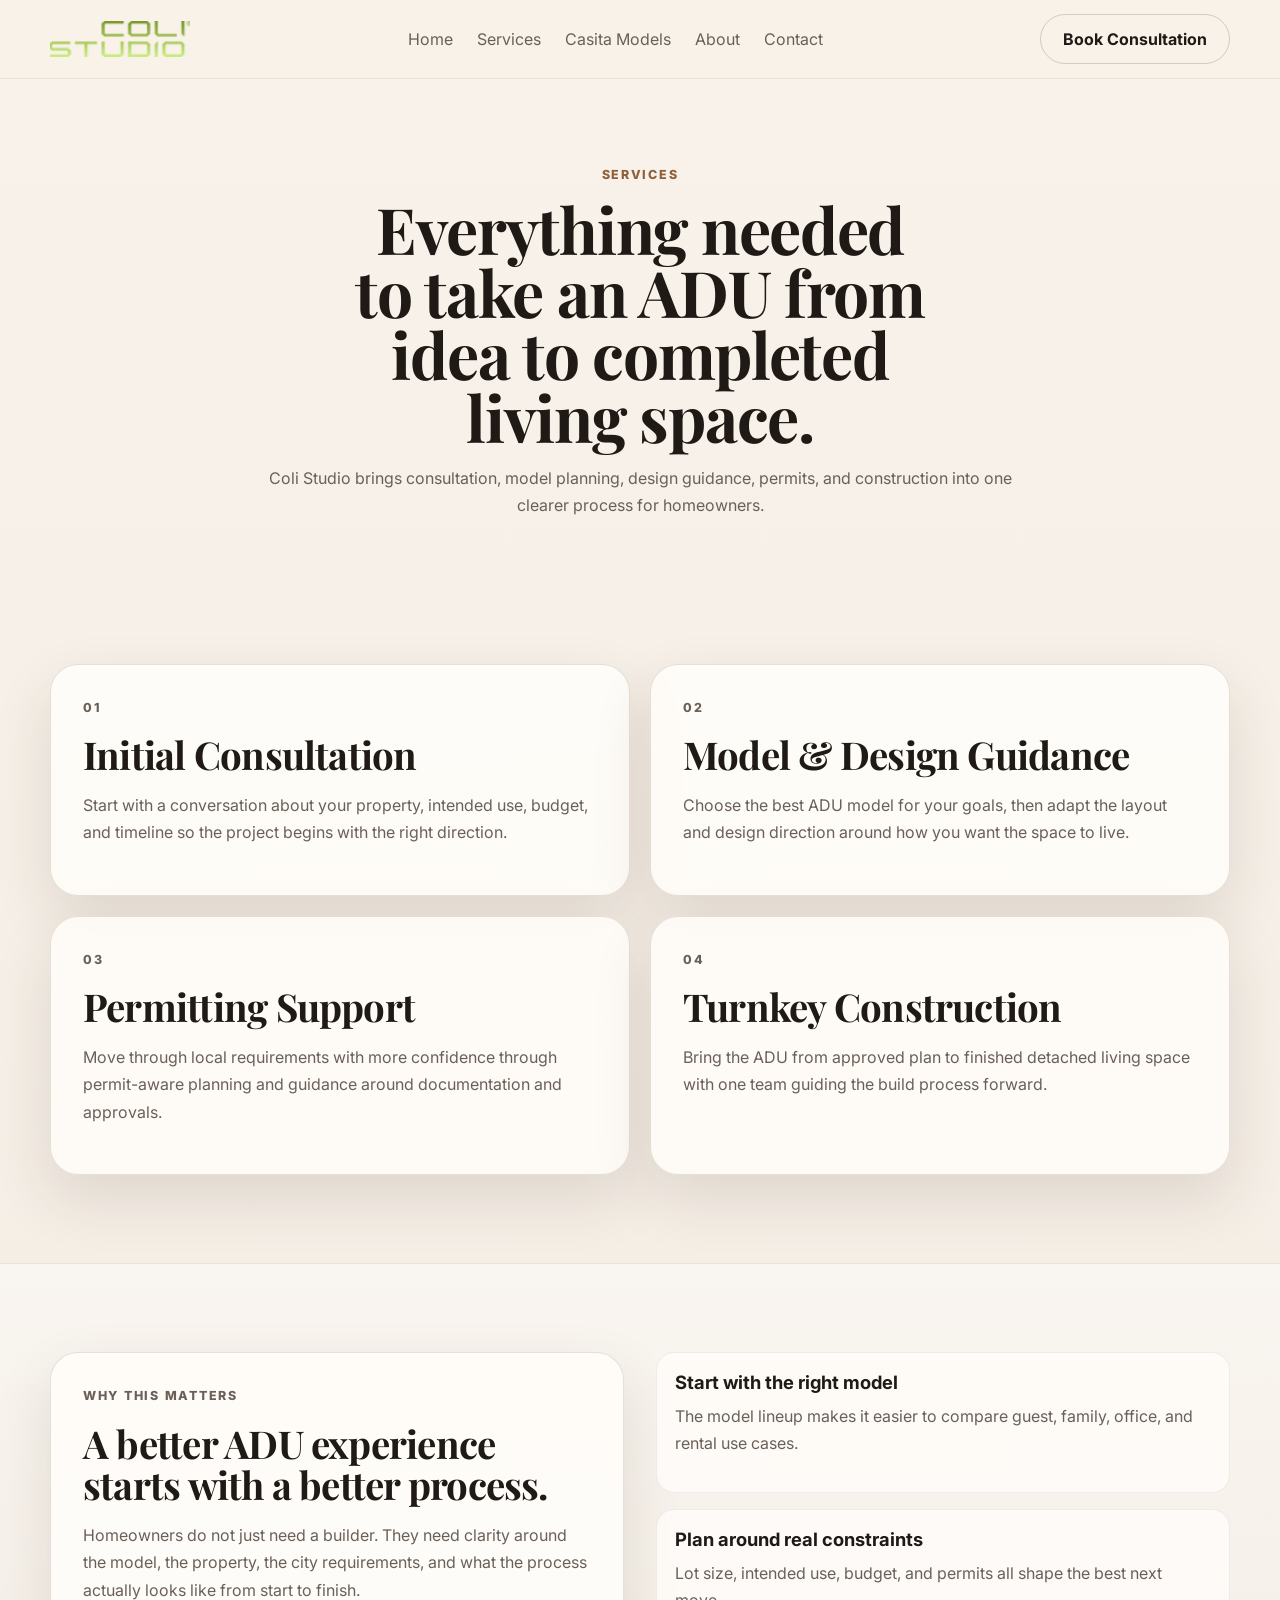
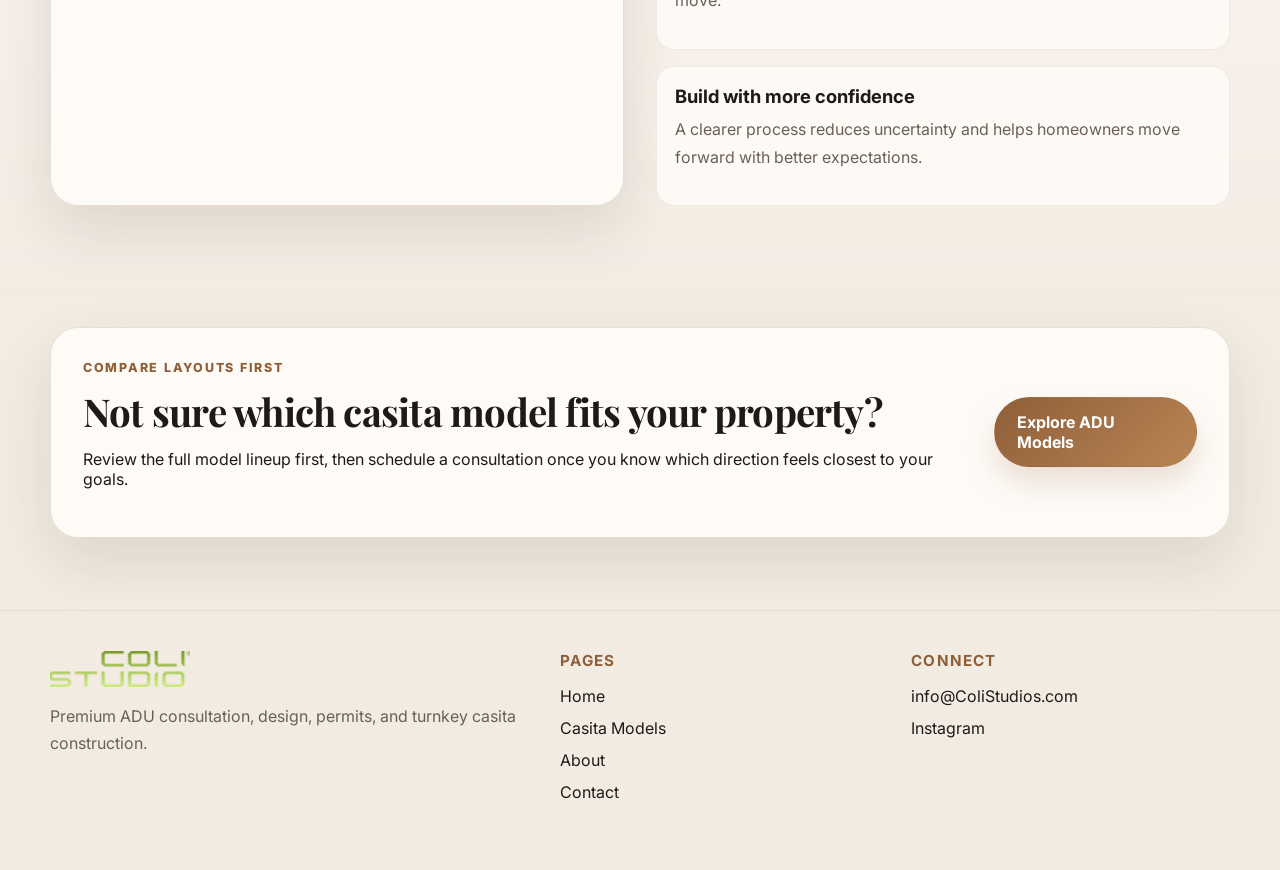
<file: services.html>
<!DOCTYPE html>
<html lang="en">
  <head>
    <meta charset="UTF-8" />
    <meta name="viewport" content="width=device-width, initial-scale=1.0" />
    <title>Services | Coli Studio</title>
    <meta name="description" content="Coli Studio ADU services including consultation, design, permits, and turnkey construction." />
    <link rel="icon" type="image/png" href="assets/favicon.png" />
    <link rel="preconnect" href="https://fonts.googleapis.com" />
    <link rel="preconnect" href="https://fonts.gstatic.com" crossorigin />
    <link href="https://fonts.googleapis.com/css2?family=Inter:wght@400;500;600;700;800&family=Playfair+Display:wght@600;700&display=swap" rel="stylesheet" />
    <link rel="stylesheet" href="styles.css" />
  </head>
  <body>
    <header class="site-header">
      <div class="container nav">
        <a class="brand" href="index.html"><img src="assets/logo.png" alt="Coli Studio logo" /></a>
        <nav class="nav-links">
          <a href="index.html">Home</a>
          <a href="services.html">Services</a>
          <a href="models.html">Casita Models</a>
          <a href="about.html">About</a>
          <a href="contact.html">Contact</a>
        </nav>
        <a class="button button-outline" href="https://www.coli-studio.com/booking-calendar/information-appointment">Book Consultation</a>
      </div>
    </header>

    <main>
      <section class="page-hero section">
        <div class="container narrow center-text">
          <p class="eyebrow">Services</p>
          <h1 class="page-title">Everything needed to take an ADU from idea to completed living space.</h1>
          <p class="hero-text centered">Coli Studio brings consultation, model planning, design guidance, permits, and construction into one clearer process for homeowners.</p>
        </div>
      </section>

      <section class="section">
        <div class="container card-grid two-up">
          <article class="service-card glow-card">
            <p class="card-kicker">01</p>
            <h2>Initial Consultation</h2>
            <p>Start with a conversation about your property, intended use, budget, and timeline so the project begins with the right direction.</p>
          </article>
          <article class="service-card glow-card">
            <p class="card-kicker">02</p>
            <h2>Model & Design Guidance</h2>
            <p>Choose the best ADU model for your goals, then adapt the layout and design direction around how you want the space to live.</p>
          </article>
          <article class="service-card glow-card">
            <p class="card-kicker">03</p>
            <h2>Permitting Support</h2>
            <p>Move through local requirements with more confidence through permit-aware planning and guidance around documentation and approvals.</p>
          </article>
          <article class="service-card glow-card">
            <p class="card-kicker">04</p>
            <h2>Turnkey Construction</h2>
            <p>Bring the ADU from approved plan to finished detached living space with one team guiding the build process forward.</p>
          </article>
        </div>
      </section>

      <section class="section section-contrast">
        <div class="container two-col">
          <div class="glow-card statement-card">
            <p class="eyebrow">Why this matters</p>
            <h2>A better ADU experience starts with a better process.</h2>
            <p>Homeowners do not just need a builder. They need clarity around the model, the property, the city requirements, and what the process actually looks like from start to finish.</p>
          </div>
          <div class="benefits-list">
            <div class="benefit-item"><h3>Start with the right model</h3><p>The model lineup makes it easier to compare guest, family, office, and rental use cases.</p></div>
            <div class="benefit-item"><h3>Plan around real constraints</h3><p>Lot size, intended use, budget, and permits all shape the best next move.</p></div>
            <div class="benefit-item"><h3>Build with more confidence</h3><p>A clearer process reduces uncertainty and helps homeowners move forward with better expectations.</p></div>
          </div>
        </div>
      </section>

      <section class="section section-tight">
        <div class="container cta-band glow-card">
          <div>
            <p class="eyebrow">Compare layouts first</p>
            <h2>Not sure which casita model fits your property?</h2>
            <p>Review the full model lineup first, then schedule a consultation once you know which direction feels closest to your goals.</p>
          </div>
          <a class="button" href="models.html">Explore ADU Models</a>
        </div>
      </section>
    </main>

    <footer class="site-footer">
      <div class="container footer-grid">
        <div>
          <div class="brand footer-brand"><img src="assets/logo.png" alt="Coli Studio logo" /></div>
          <p>Premium ADU consultation, design, permits, and turnkey casita construction.</p>
        </div>
        <div>
          <h3>Pages</h3>
          <a href="index.html">Home</a>
          <a href="models.html">Casita Models</a>
          <a href="about.html">About</a>
          <a href="contact.html">Contact</a>
        </div>
        <div>
          <h3>Connect</h3>
          <a href="mailto:info@ColiStudios.com">info@ColiStudios.com</a>
          <a href="https://www.instagram.com/coli__studio/">Instagram</a>
        </div>
      </div>
    </footer>
  </body>
</html>
</file>
<file: styles.css>
:root {
  --bg: #f6f0e8;
  --bg-soft: #efe7dc;
  --ink: #1f1a16;
  --muted: #6a6058;
  --line: rgba(100, 76, 53, 0.16);
  --accent: #8f5f39;
  --accent-soft: #b98555;
  --white: #fffdfa;
  --shadow: 0 24px 60px rgba(65, 43, 27, 0.12);
  --radius: 28px;
  --max: 1180px;
}
*{box-sizing:border-box} html{scroll-behavior:smooth} body{margin:0;font-family:"Inter",sans-serif;color:var(--ink);background:linear-gradient(180deg,#f8f2ea 0%,#f2ebe2 100%)} img{max-width:100%;display:block} a{text-decoration:none;color:inherit}.container{width:min(calc(100% - 2rem),var(--max));margin:0 auto}.section{padding:88px 0}.section-tight{padding:32px 0 72px}.site-header{position:sticky;top:0;z-index:20;background:rgba(248,242,234,.82);backdrop-filter:blur(16px);border-bottom:1px solid rgba(60,43,30,.08)}.nav{display:flex;align-items:center;justify-content:space-between;gap:1rem;padding:14px 0}.brand img{height:36px;width:auto}.nav-links{display:flex;gap:1.5rem;color:var(--muted)}.nav-links a:hover,.site-footer a:hover{color:var(--accent)}.button{display:inline-flex;align-items:center;justify-content:center;padding:14px 22px;border-radius:999px;border:1px solid transparent;background:linear-gradient(135deg,var(--accent),var(--accent-soft));color:#fff;font-weight:700;box-shadow:0 16px 30px rgba(143,95,57,.18);transition:all .18s ease}.button:hover{transform:translateY(-2px)}.button-outline{background:transparent;color:var(--ink);border-color:rgba(143,95,57,.28);box-shadow:none}.hero{position:relative;overflow:hidden;padding:110px 0 78px}.hero-glow{position:absolute;border-radius:50%;filter:blur(10px)}.hero-glow-left{width:360px;height:360px;left:-100px;top:80px;background:radial-gradient(circle,rgba(185,133,85,.18),transparent 66%)}.hero-glow-right{width:380px;height:380px;right:-120px;top:20px;background:radial-gradient(circle,rgba(143,95,57,.12),transparent 68%)}.hero-grid,.two-col,.footer-grid,.models-grid{display:grid;gap:32px}.hero-grid{grid-template-columns:1.1fr .9fr;align-items:center}.two-col{grid-template-columns:repeat(2,minmax(0,1fr))}.models-grid{grid-template-columns:1.05fr .95fr;align-items:start}.footer-grid{grid-template-columns:1.2fr .8fr .8fr}.eyebrow,.card-kicker,.panel-label{margin:0 0 1rem;text-transform:uppercase;letter-spacing:.14em;font-size:.78rem;font-weight:800;color:var(--accent)}h1,h2,h3,p{margin-top:0}h1,h2{font-family:"Playfair Display",serif;letter-spacing:-.02em}h1{font-size:clamp(2.9rem,5vw,5.4rem);line-height:.98;max-width:11ch;margin-bottom:1rem}h2{font-size:clamp(2rem,3vw,3rem);line-height:1.08;margin-bottom:1rem}h3{font-size:1.15rem;margin-bottom:.6rem}.page-title{max-width:14ch;margin-inline:auto}.hero-text,.service-card p,.statement-card p,.benefit-item p,.site-footer p,.build-caption span,.public-model-copy p{color:var(--muted);line-height:1.72}.large{font-size:1.08rem;max-width:60ch}.center-text,.centered{text-align:center}.narrow{max-width:760px;margin-inline:auto}.hero-actions,.contact-actions-list,.compact-actions{display:flex;flex-wrap:wrap;gap:14px;margin:2rem 0}.trust-strip{display:grid;grid-template-columns:repeat(3,minmax(0,1fr));gap:16px}.trust-strip div,.benefit-item,.logo-strip span,.mini-model-card{padding:18px;border:1px solid rgba(62,40,27,.08);border-radius:18px;background:rgba(255,253,250,.78)}.trust-strip strong,.trust-strip span{display:block}.trust-strip span{margin-top:.35rem;color:var(--muted);font-size:.94rem}.glow-card{border:1px solid var(--line);background:rgba(255,253,250,.88);border-radius:var(--radius);box-shadow:var(--shadow)}.hero-panel,.service-card,.statement-card,.cta-band,.build-showcase,.model-card,.contact-card{padding:32px}.hero-panel ul,.feature-list{padding-left:1.2rem;color:var(--muted);line-height:1.8}.logo-strip{display:flex;flex-wrap:wrap;gap:12px}.section-heading{max-width:760px;margin-bottom:2.4rem}.card-grid{display:grid;gap:20px}.four-up{grid-template-columns:repeat(4,minmax(0,1fr))}.three-up{grid-template-columns:repeat(3,minmax(0,1fr))}.two-up{grid-template-columns:repeat(2,minmax(0,1fr))}.section-contrast{background:linear-gradient(180deg,rgba(255,255,255,.4),rgba(255,255,255,0));border-block:1px solid rgba(62,40,27,.06)}.benefits-list{display:grid;gap:16px}.cta-band{display:flex;justify-content:space-between;align-items:center;gap:24px}.site-footer{padding:40px 0 56px;border-top:1px solid rgba(62,40,27,.08)}.site-footer h3{font-size:.95rem;margin-bottom:1rem;color:var(--accent);text-transform:uppercase;letter-spacing:.08em}.site-footer a,.site-footer p{display:block;margin-bottom:.75rem}.footer-brand{margin-bottom:1rem}.page-hero{padding-bottom:40px}.build-scene{position:relative;height:420px;border-radius:24px;background:linear-gradient(180deg,#f8f1e9 0%,#efe4d8 60%,#eadccc 100%);overflow:hidden}.scene-sky{position:absolute;inset:0 0 auto 0;height:55%;background:linear-gradient(180deg,rgba(255,255,255,.55),rgba(255,255,255,0))}.scene-ground{position:absolute;left:7%;right:7%;bottom:46px;height:20px;border-radius:999px;background:#d0b79d}.scene-pad{position:absolute;left:16%;right:16%;bottom:62px;height:44px;border-radius:18px;background:linear-gradient(180deg,#d8c3ad,#cdb39a);box-shadow:inset 0 3px 0 rgba(255,255,255,.28)}.build-layer{position:absolute;opacity:0;transform-origin:bottom center;animation:buildIn .72s cubic-bezier(.2,.8,.2,1) forwards}.foundation{left:22%;right:22%;bottom:76px;height:16px;background:#9f7853;border-radius:8px;animation-delay:.12s}.slab{left:21%;right:21%;bottom:88px;height:14px;background:#c9b6a0;border-radius:8px;animation-delay:.34s}.frame-post{width:14px;height:132px;bottom:102px;background:linear-gradient(180deg,#d4b28c,#b98f66);border-radius:6px}.post-a{left:27%;animation-delay:.62s}.post-b{left:39%;animation-delay:.82s}.post-c{right:39%;animation-delay:1.02s}.post-d{right:27%;animation-delay:1.22s}.frame-beam{height:12px;background:linear-gradient(180deg,#c7a17a,#b2835a);border-radius:8px}.beam-top{left:25%;right:25%;bottom:224px;animation-delay:1.42s}.beam-mid{left:24%;right:24%;bottom:192px;animation-delay:1.58s}.wall-shell{background:#fff8f1;border:2px solid #d6bea5}.wall-back{left:29%;right:29%;bottom:102px;height:128px;animation-delay:1.82s}.wall-side{right:23%;width:18%;bottom:102px;height:126px;transform:skewY(-12deg);background:#f1e3d3;animation-delay:2.02s}.wall-front{left:23%;right:23%;bottom:102px;height:132px;animation-delay:2.18s}.roof{background:#76533c}.roof-back{left:22%;right:22%;bottom:228px;height:28px;clip-path:polygon(6% 100%,50% 0,94% 100%);animation-delay:2.42s}.roof-front{left:19%;right:19%;bottom:216px;height:44px;clip-path:polygon(50% 0,100% 100%,0 100%);background:linear-gradient(180deg,#7f5a41,#644432);animation-delay:2.62s}.trim-line{left:24%;right:24%;bottom:208px;height:6px;border-radius:999px;background:#e7d2bb;animation-delay:2.82s}.window{background:linear-gradient(180deg,#d8edf3,#b8d5df);border:4px solid #b08a62;border-radius:10px}.window-large{right:31%;bottom:138px;width:72px;height:60px;animation-delay:3.02s}.window-small{left:47%;bottom:150px;width:48px;height:42px;animation-delay:3.18s}.door{left:31%;bottom:102px;width:64px;height:104px;background:linear-gradient(180deg,#a87b55,#8c6545);border-radius:10px 10px 0 0;animation-delay:3.34s}.step-pad{left:30%;width:88px;bottom:90px;height:10px;border-radius:999px;background:#c7b29b;animation-delay:3.5s}.shrub{width:42px;height:28px;bottom:88px;background:linear-gradient(180deg,#8aa06c,#6b7f54);border-radius:50% 50% 45% 45%}.shrub-left{left:21%;animation-delay:3.64s}.shrub-right{right:22%;animation-delay:3.78s}.final-shadow{left:18%;right:18%;bottom:40px;height:28px;background:rgba(80,53,32,.16);filter:blur(10px);animation-delay:3.92s}.build-caption{margin-top:18px;display:grid;gap:4px}.build-caption strong{color:var(--ink)}.model-info{display:grid;gap:18px}.model-tabs{display:grid;gap:14px}.mini-model-card strong{display:block;margin-bottom:.3rem}.mini-model-card span{color:var(--muted)}.models-intro-section{padding-top:18px}.public-model-grid{display:grid;gap:26px}.public-model-row{display:flex;gap:0;overflow:hidden;align-items:flex-start}.public-model-row > .model-media-card{flex:0 0 48%}.public-model-row > .public-model-copy{flex:1 1 52%}.reverse-row{flex-direction:row-reverse}.public-model-copy{padding:30px 32px;display:flex;flex-direction:column;justify-content:center}.model-meta-grid{display:grid;grid-template-columns:repeat(3,minmax(0,1fr));gap:14px;margin-top:1.2rem}.model-meta-grid div{padding:14px;border-radius:16px;background:rgba(255,248,241,.8);border:1px solid rgba(62,40,27,.08)}.model-meta-grid strong,.model-meta-grid span{display:block}.model-meta-grid strong{margin-bottom:.35rem;font-size:.92rem}.model-meta-grid span{color:var(--muted);font-size:.92rem;line-height:1.5}.model-media-card{background:#efe4d8;border-right:1px solid rgba(62,40,27,.08);display:block}.model-carousel{position:relative;overflow:hidden;width:100%;background:#ede3d6;aspect-ratio:16/9;height:auto;min-height:0}.carousel-track{display:flex;flex-wrap:nowrap;width:100%;height:100%;transition:transform .45s ease}.carousel-track img,.carousel-track img.model-main-image{display:block;flex:0 0 100%;min-width:100%;max-width:100%;width:100%;height:100%;min-height:100%;max-height:none;aspect-ratio:auto;object-fit:cover;background:#f5efe8}.carousel-btn{position:absolute;top:50%;transform:translateY(-50%);z-index:3;width:42px;height:42px;border:none;border-radius:50%;background:rgba(27,19,13,.58);color:#fff;font-size:1.5rem;cursor:pointer;display:flex;align-items:center;justify-content:center}.carousel-btn.prev{left:14px}.carousel-btn.next{right:14px}.carousel-dots{position:absolute;left:50%;bottom:16px;transform:translateX(-50%);display:flex;gap:8px;z-index:3}.carousel-dots button{width:10px;height:10px;border:none;border-radius:50%;background:rgba(255,255,255,.45);cursor:pointer;padding:0}.carousel-dots button.active{background:#fff}@keyframes buildIn{from{opacity:0;transform:translateY(24px) scale(.92,.18)}to{opacity:1;transform:translateY(0) scale(1,1)}}@keyframes bodyReveal{0%,18%{opacity:.15;transform:translateY(26px) scaleY(.15)}28%,100%{opacity:1;transform:translateY(0) scaleY(1)}}@keyframes roofReveal{0%,30%{opacity:0;transform:translateY(18px) scaleY(.1)}42%,100%{opacity:1;transform:translateY(0) scaleY(1)}}@keyframes doorReveal{0%,44%{opacity:0;transform:translateY(12px) scaleY(.2)}56%,100%{opacity:1;transform:translateY(0) scaleY(1)}}@keyframes windowReveal{0%,52%{opacity:0;transform:scale(.3)}64%,100%{opacity:1;transform:scale(1)}}@keyframes groundPulse{0%,100%{transform:scaleX(1);opacity:.9}50%{transform:scaleX(1.03);opacity:1}}@keyframes houseFloat{0%,100%{transform:translateY(0)}50%{transform:translateY(-3px)}}label{display:grid;gap:8px;font-weight:600}input,textarea{width:100%;padding:14px 16px;border-radius:16px;border:1px solid rgba(62,40,27,.1);background:rgba(255,255,255,.7);color:var(--ink);font:inherit}.model-gallery-grid{display:grid;gap:10px;padding:14px;min-height:100%;grid-template-columns:repeat(2,minmax(0,1fr));align-content:start}.model-gallery-grid img{width:100%;height:160px;object-fit:cover;border-radius:16px;border:1px solid rgba(62,40,27,.08);background:#f5efe8}.model-gallery-grid .model-main-image{grid-column:1 / -1;height:300px}.two-shot-grid .model-main-image{height:340px}@media (max-width:1040px){.four-up,.three-up,.two-up,.trust-strip,.model-meta-grid{grid-template-columns:repeat(2,minmax(0,1fr))}.hero-grid,.two-col,.footer-grid,.models-grid,.cta-band{grid-template-columns:1fr}.public-model-row,.reverse-row{display:grid;grid-template-columns:1fr}.cta-band{display:grid}.model-media-card{border-right:none;border-bottom:1px solid rgba(62,40,27,.08)}}@media (max-width:760px){.site-header{position:static}.nav{flex-wrap:wrap}.nav-links{order:3;width:100%;justify-content:space-between;gap:1rem;font-size:.94rem;overflow-x:auto}.section{padding:72px 0}.four-up,.three-up,.two-up,.trust-strip,.model-meta-grid{grid-template-columns:1fr}.hero-panel,.service-card,.statement-card,.cta-band,.build-showcase,.model-card,.contact-card,.public-model-copy{padding:22px}.build-scene{height:320px}.video-ready-frame{min-height:280px}.model-gallery-grid{grid-template-columns:1fr}.model-gallery-grid .model-main-image,.two-shot-grid .model-main-image{height:240px}.model-gallery-grid img{height:180px}.model-carousel{aspect-ratio:4/3}.carousel-track img,.carousel-track img.model-main-image{height:100%;min-height:100%;aspect-ratio:auto}.carousel-btn{width:36px;height:36px}}
</file>
